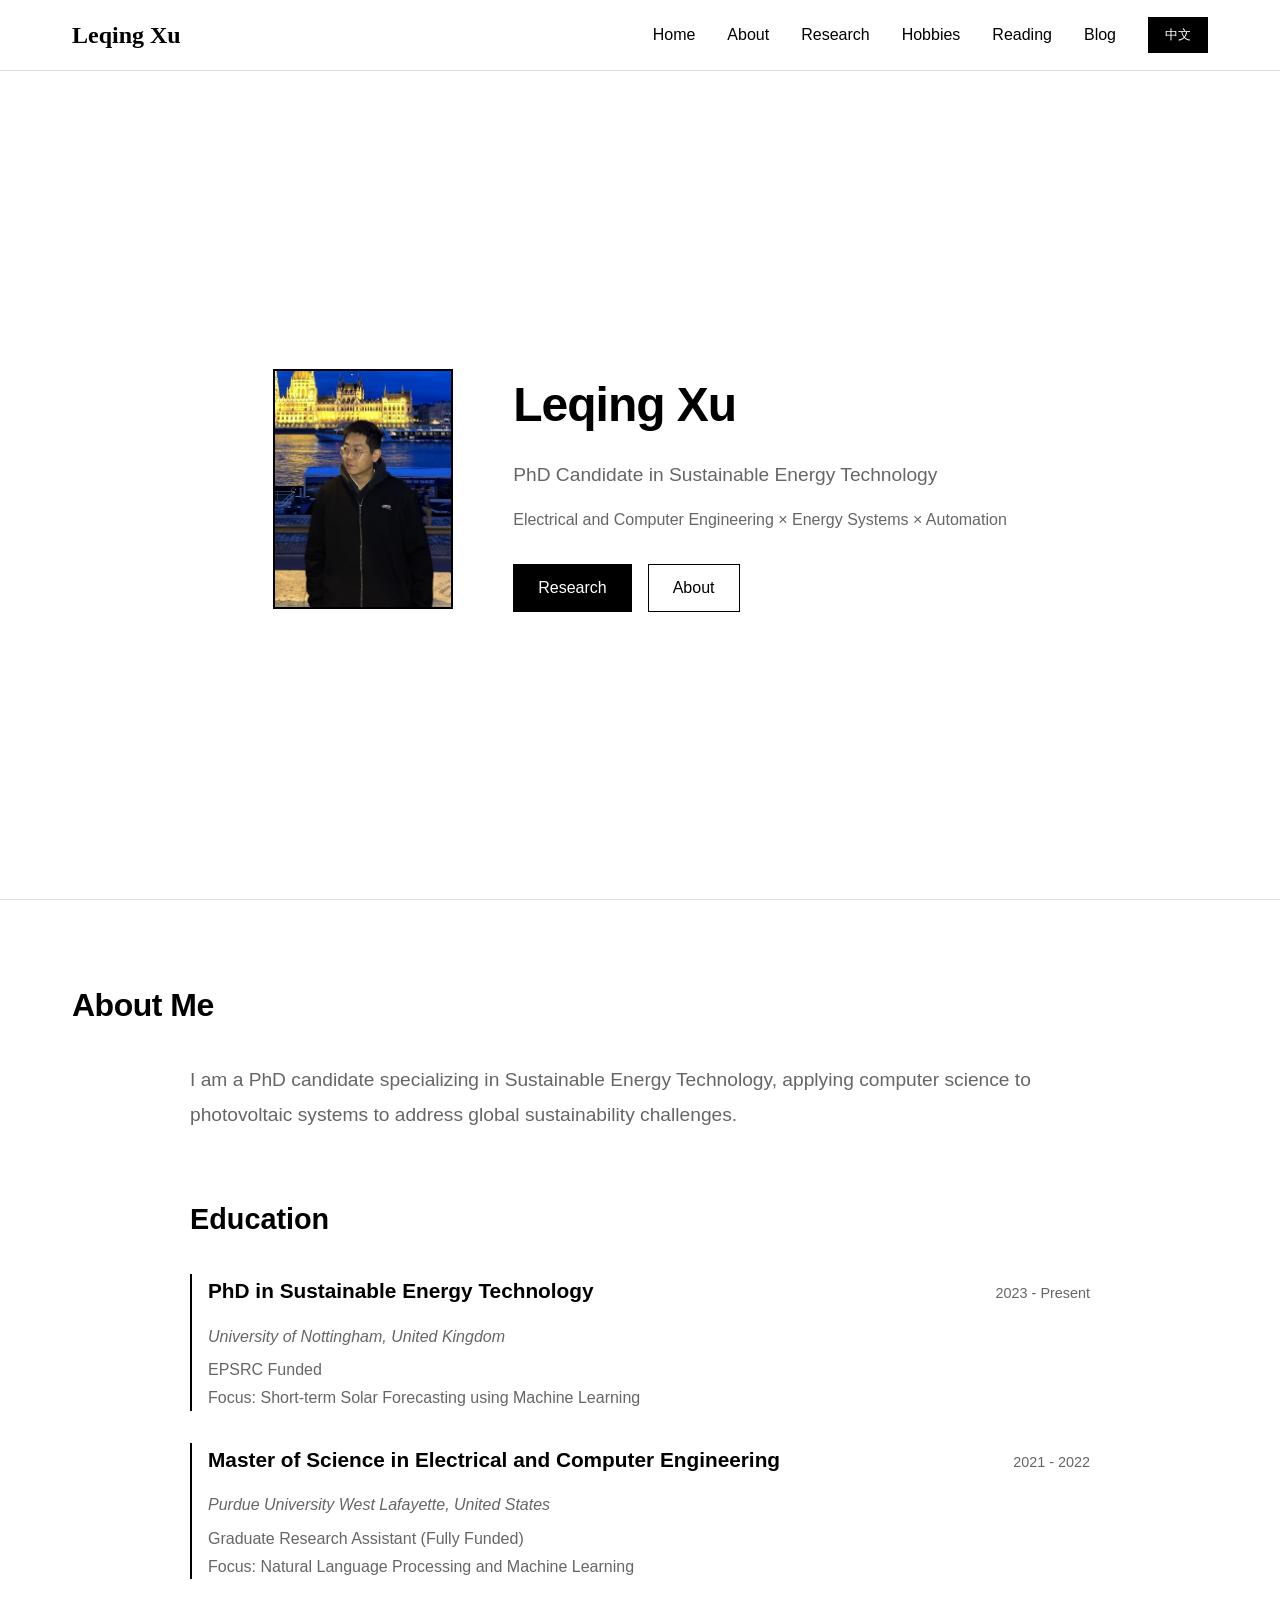
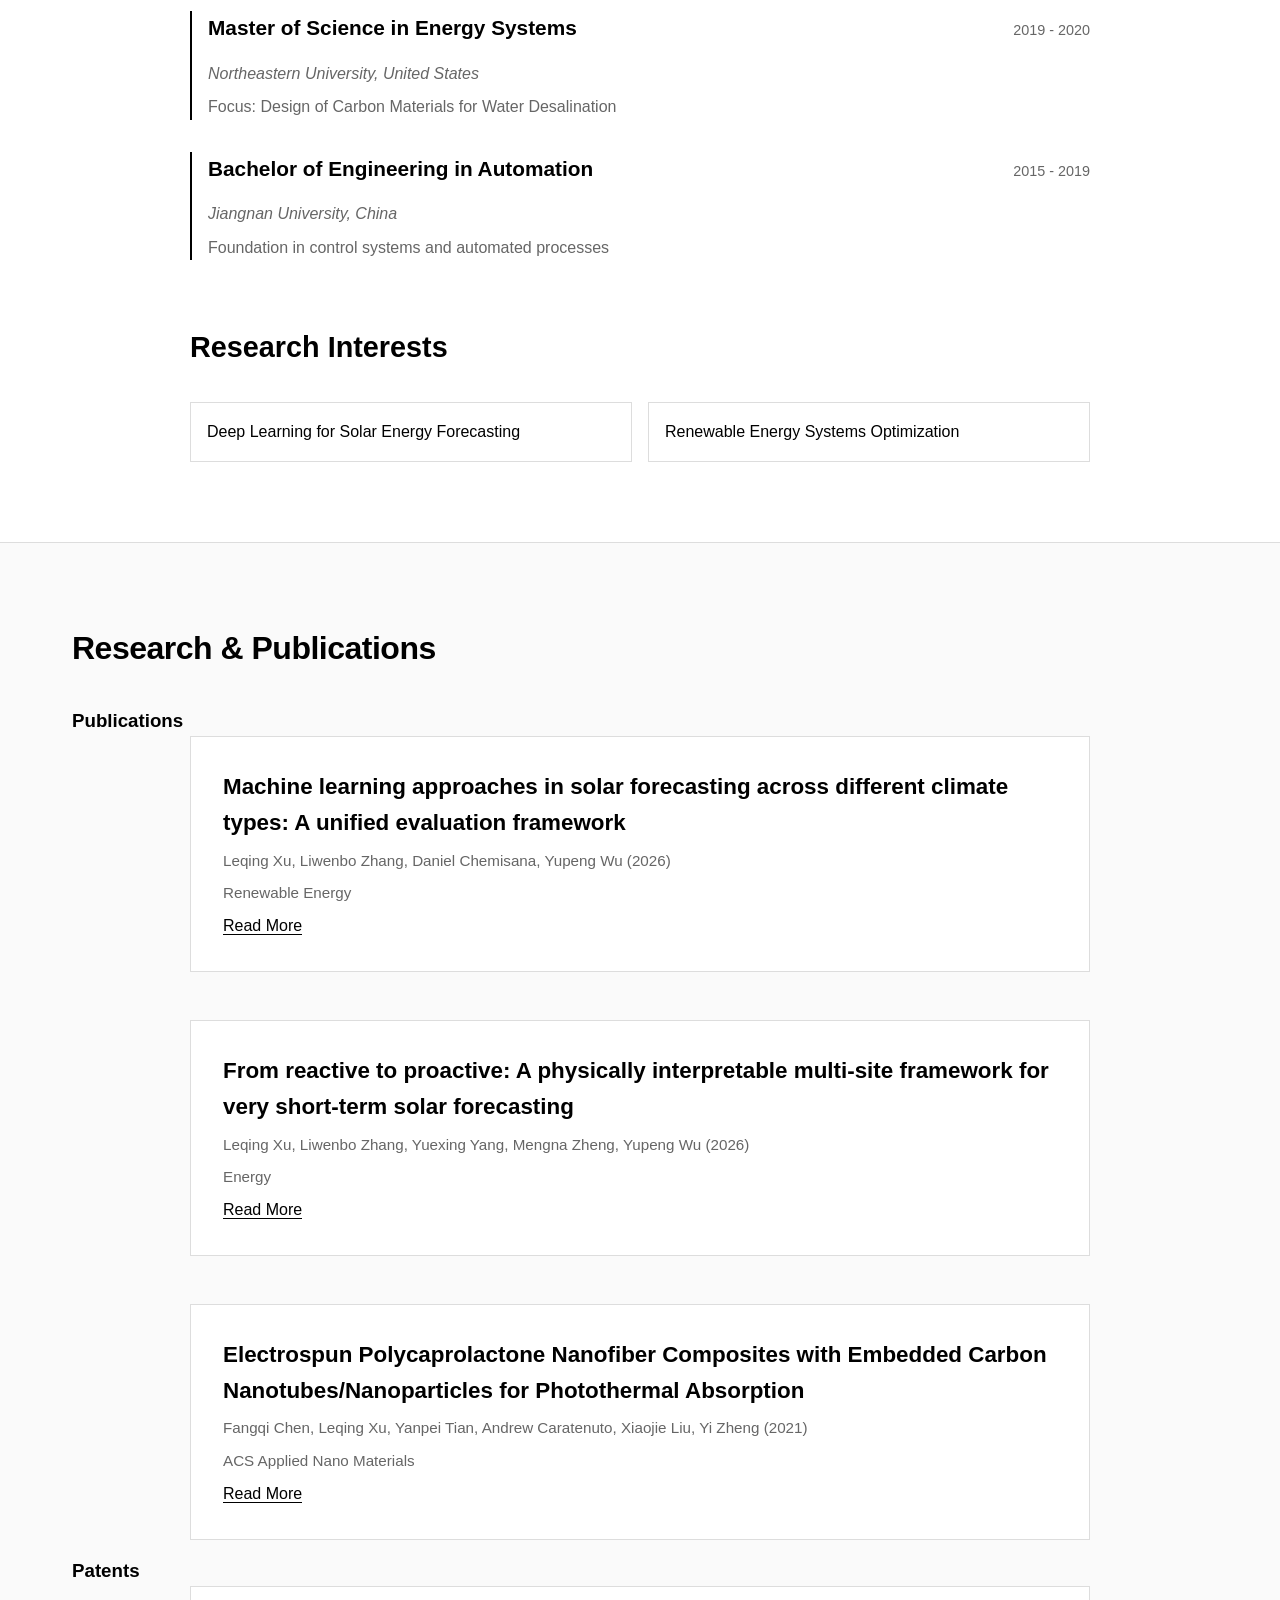
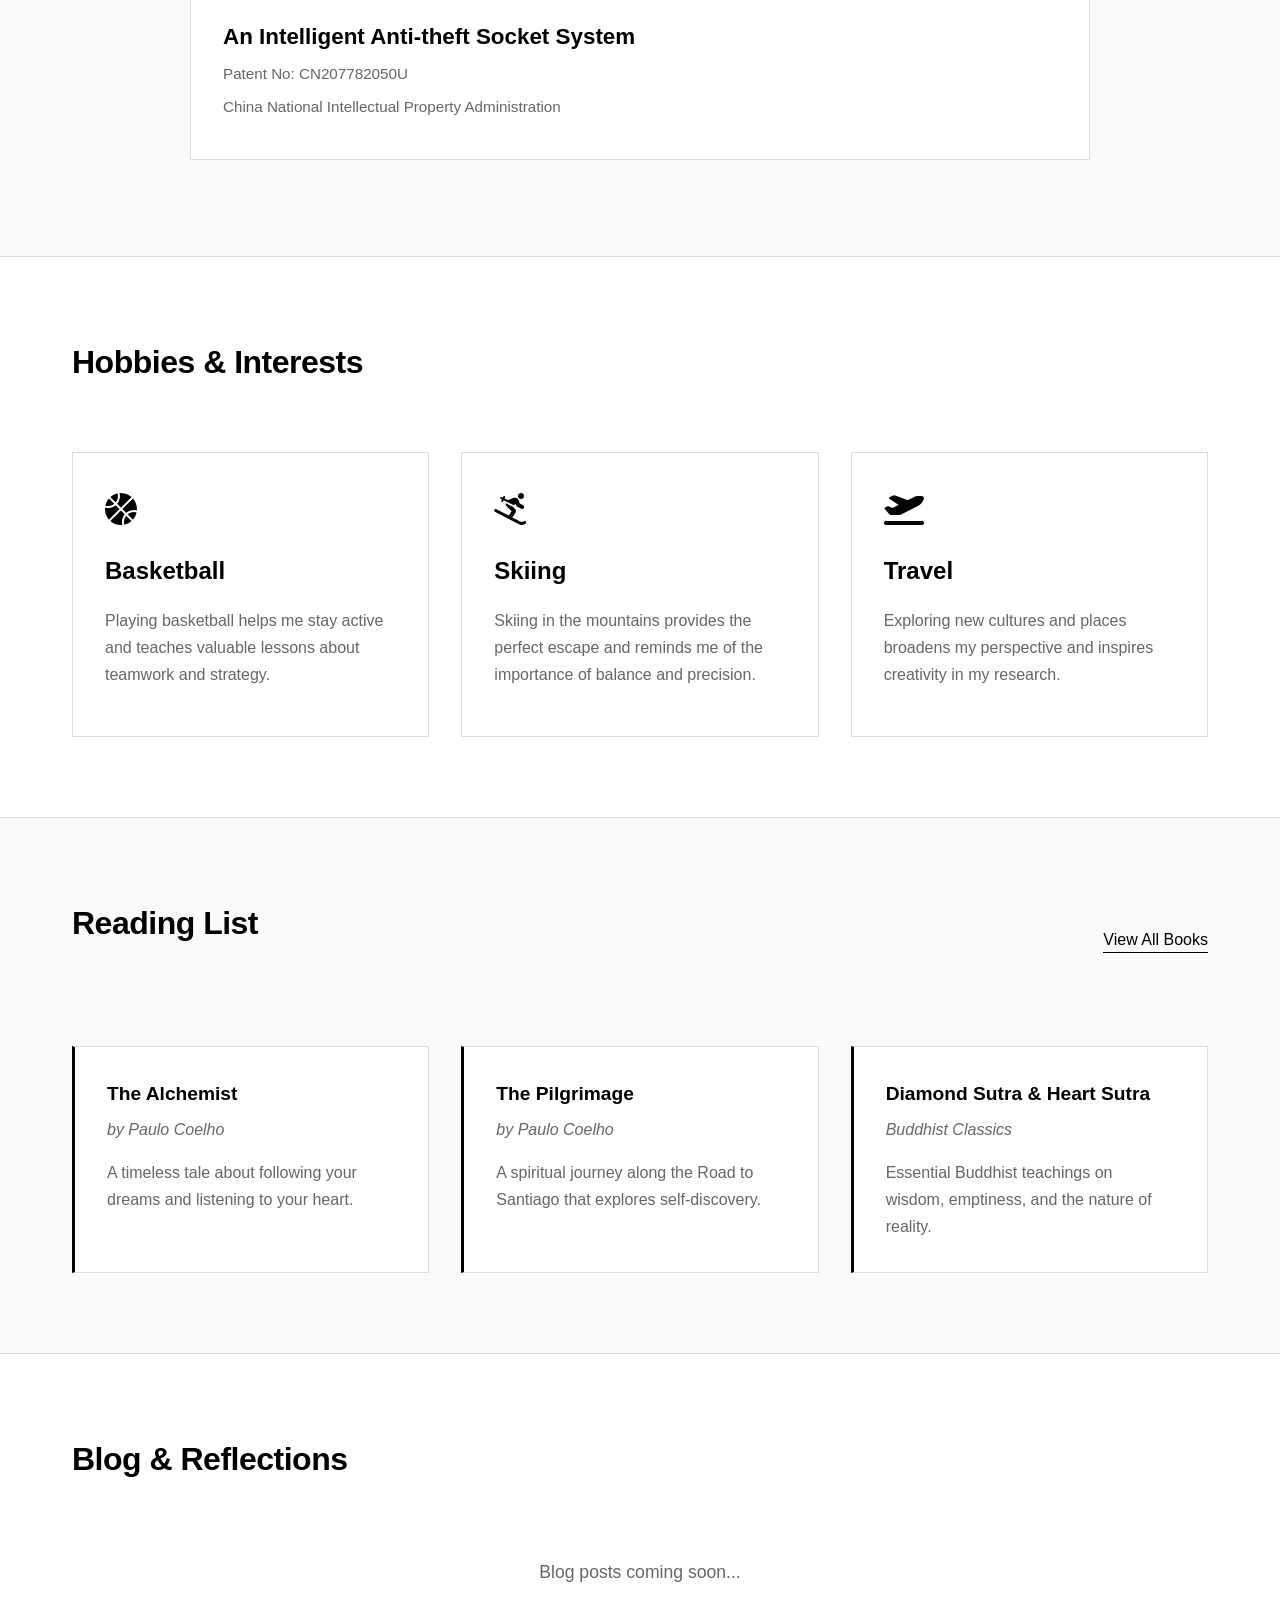
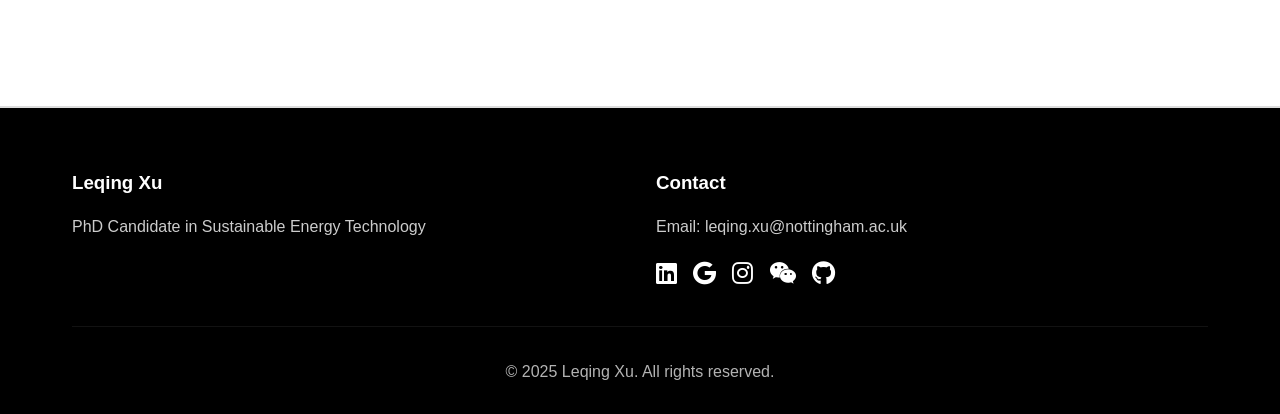
<file: index.html>
<!DOCTYPE html>
<html lang="en">
<head>
    <meta charset="UTF-8">
    <meta name="viewport" content="width=device-width, initial-scale=1.0">
    <title>Leqing Xu - PhD Candidate in Sustainable Energy Technology</title>
    <link rel="stylesheet" href="css/style.css">
    <link rel="stylesheet" href="https://cdnjs.cloudflare.com/ajax/libs/font-awesome/6.4.0/css/all.min.css">
</head>
<body>
    <!-- Navigation -->
    <nav class="navbar" id="navbar">
        <div class="container">
            <div class="nav-brand">
                <h2>Leqing Xu</h2>
            </div>
            <button class="nav-toggle" id="navToggle">
                <span></span>
                <span></span>
                <span></span>
            </button>
            <ul class="nav-menu" id="navMenu">
                <li><a href="#home" class="nav-link" data-en="Home" data-zh="首页">首页</a></li>
                <li><a href="#about" class="nav-link" data-en="About" data-zh="关于我">关于我</a></li>
                <li><a href="#research" class="nav-link" data-en="Research" data-zh="研究">研究</a></li>
                <li><a href="#hobbies" class="nav-link" data-en="Hobbies" data-zh="爱好">爱好</a></li>
                <li><a href="#reading" class="nav-link" data-en="Reading" data-zh="书目">书目</a></li>
                <li><a href="#blog" class="nav-link" data-en="Blog" data-zh="博客">博客</a></li>
                <li class="lang-switch">
                    <button id="langToggle" class="lang-btn">
                        <span class="lang-text">EN</span>
                    </button>
                </li>
            </ul>
        </div>
    </nav>

    <!-- Hero Section -->
    <section id="home" class="hero">
        <div class="container">
            <div class="hero-content">
                <div class="hero-left">
                    <div class="profile-photo">
                        <img src="images/profile.jpg" alt="Leqing Xu" id="profileImg">
                        <div class="photo-placeholder">
                            <i class="fas fa-user"></i>
                        </div>
                    </div>
                </div>
                <div class="hero-right">
                    <h1 class="hero-title" data-en="Leqing Xu" data-zh="徐乐青">Leqing Xu</h1>
                    <p class="hero-subtitle" data-en="PhD Candidate in Sustainable Energy Technology" data-zh="可持续能源技术博士研究生">PhD Candidate in Sustainable Energy Technology</p>
                    <p class="hero-description" data-en="Electrical and Computer Engineering × Energy Systems × Automation" data-zh="电气与计算机工程 × 能源系统 × 自动化">Electrical and Computer Engineering × Energy Systems × Automation</p>
                    <div class="hero-buttons">
                        <a href="#research" class="btn btn-primary" data-en="Research" data-zh="研究">Research</a>
                        <a href="#about" class="btn btn-secondary" data-en="About" data-zh="关于">About</a>
                    </div>
                </div>
            </div>
        </div>
    </section>

    <!-- About Section -->
    <section id="about" class="section about">
        <div class="container">
            <h2 class="section-title" data-en="About Me" data-zh="关于我">关于我</h2>
            <div class="about-content">
                <div class="about-text">
                    <p class="intro" data-en="I am a PhD candidate specializing in Sustainable Energy Technology, applying computer science to photovoltaic systems to address global sustainability challenges." data-zh="我是一名专注于可持续能源技术的博士研究生，致力于将计算机技术应用至光伏系统中，应对全球可持续发展挑战。">I am a PhD candidate specializing in Sustainable Energy Technology, applying computer science to photovoltaic systems to address global sustainability challenges.</p>
                    
                    <div class="education">
                        <h3 data-en="Education" data-zh="教育背景">Education</h3>
                        <div class="edu-item">
                            <div class="edu-header">
                                <h4 data-en="PhD in Sustainable Energy Technology" data-zh="可持续能源技术博士">PhD in Sustainable Energy Technology</h4>
                                <span class="edu-date" data-en="2023 - Present" data-zh="2023 - 至今">2023 - Present</span>
                            </div>
                            <p class="edu-school" data-en="University of Nottingham, United Kingdom" data-zh="诺丁汉大学，英国">University of Nottingham, United Kingdom</p>
                            <p class="edu-detail" data-en="EPSRC Funded" data-zh="EPSRC 资助">EPSRC Funded</p>
                            <p class="edu-detail" data-en="Focus: Short-term Solar Forecasting using Machine Learning" data-zh="研究方向：基于机器学习的短期太阳能预测">Focus: Short-term Solar Forecasting using Machine Learning</p>
                        </div>
                        <div class="edu-item">
                            <div class="edu-header">
                                <h4 data-en="Master of Science in Electrical and Computer Engineering" data-zh="电气与计算机工程理学硕士">Master of Science in Electrical and Computer Engineering</h4>
                                <span class="edu-date" data-en="2021 - 2022" data-zh="2021 - 2022">2021 - 2022</span>
                            </div>
                            <p class="edu-school" data-en="Purdue University West Lafayette, United States" data-zh="普渡大学西拉法耶分校，美国">Purdue University West Lafayette, United States</p>
                            <p class="edu-detail" data-en="Graduate Research Assistant (Fully Funded)" data-zh="研究生研究助理（全额资助）">Graduate Research Assistant (Fully Funded)</p>
                            <p class="edu-detail" data-en="Focus: Natural Language Processing and Machine Learning" data-zh="研究方向：自然语言处理与机器学习">Focus: Natural Language Processing and Machine Learning</p>
                        </div>
                        <div class="edu-item">
                            <div class="edu-header">
                                <h4 data-en="Master of Science in Energy Systems" data-zh="能源系统理学硕士">Master of Science in Energy Systems</h4>
                                <span class="edu-date" data-en="2019 - 2020" data-zh="2019 - 2020">2019 - 2020</span>
                            </div>
                            <p class="edu-school" data-en="Northeastern University, United States" data-zh="东北大学，美国">Northeastern University, United States</p>
                            <p class="edu-detail" data-en="Focus: Design of Carbon Materials for Water Desalination" data-zh="研究方向：用于海水淡化的碳材料设计">Focus: Design of Carbon Materials for Water Desalination</p>
                        </div>
                        <div class="edu-item">
                            <div class="edu-header">
                                <h4 data-en="Bachelor of Engineering in Automation" data-zh="自动化工学学士">Bachelor of Engineering in Automation</h4>
                                <span class="edu-date" data-en="2015 - 2019" data-zh="2015 - 2019">2015 - 2019</span>
                            </div>
                            <p class="edu-school" data-en="Jiangnan University, China" data-zh="江南大学，中国">Jiangnan University, China</p>
                            <p class="edu-detail" data-en="Foundation in control systems and automated processes" data-zh="控制系统和自动化流程的基础">Foundation in control systems and automated processes</p>
                        </div>
                    </div>

                    <div class="research-interests">
                        <h3 data-en="Research Interests" data-zh="研究兴趣">Research Interests</h3>
                        <ul>
                            <li data-en="Deep Learning for Solar Energy Forecasting" data-zh="基于深度学习的太阳能预测">基于深度学习的太阳能预测</li>
                            <li data-en="Renewable Energy Systems Optimization" data-zh="可再生能源系统优化">可再生能源系统优化</li>
                        </ul>
                    </div>
                </div>
            </div>
        </div>
    </section>

    <!-- Research Section -->
    <section id="research" class="section research">
        <div class="container">
            <h2 class="section-title" data-en="Research & Publications" data-zh="研究与论文">Research & Publications</h2>
            
            <h3 class="subsection-title" data-en="Publications" data-zh="论文发表">Publications</h3>
            <div class="publications">
                <div class="pub-item">
                    <h3 class="pub-title" data-en="Machine learning approaches in solar forecasting across different climate types: A unified evaluation framework" data-zh="不同气候类型下太阳能预测的机器学习方法：统一评估框架">Machine learning approaches in solar forecasting across different climate types: A unified evaluation framework</h3>
                    <p class="pub-authors" data-en="Leqing Xu, Liwenbo Zhang, Daniel Chemisana, Yupeng Wu (2026)" data-zh="Leqing Xu, Liwenbo Zhang, Daniel Chemisana, Yupeng Wu (2026)">Leqing Xu, Liwenbo Zhang, Daniel Chemisana, Yupeng Wu (2026)</p>
                    <p class="pub-journal" data-en="Renewable Energy" data-zh="Renewable Energy">Renewable Energy</p>
                    <a href="https://doi.org/10.1016/j.renene.2026.126643" target="_blank" class="pub-link" data-en="Read More" data-zh="阅读论文">Read More →</a>
                </div>
                <div class="pub-item">
                    <h3 class="pub-title" data-en="From reactive to proactive: A physically interpretable multi-site framework for very short-term solar forecasting" data-zh="从被动到主动：面向超短期太阳能预测的物理可解释多站点框架">From reactive to proactive: A physically interpretable multi-site framework for very short-term solar forecasting</h3>
                    <p class="pub-authors" data-en="Leqing Xu, Liwenbo Zhang, Yuexing Yang, Mengna Zheng, Yupeng Wu (2026)" data-zh="Leqing Xu, Liwenbo Zhang, Yuexing Yang, Mengna Zheng, Yupeng Wu (2026)">Leqing Xu, Liwenbo Zhang, Yuexing Yang, Mengna Zheng, Yupeng Wu (2026)</p>
                    <p class="pub-journal" data-en="Energy" data-zh="Energy">Energy</p>
                    <a href="https://doi.org/10.1016/j.energy.2026.141488" target="_blank" class="pub-link" data-en="Read More" data-zh="阅读论文">Read More →</a>
                </div>
                <div class="pub-item">
                    <h3 class="pub-title" data-en="Electrospun Polycaprolactone Nanofiber Composites with Embedded Carbon Nanotubes/Nanoparticles for Photothermal Absorption" data-zh="含嵌入式碳纳米管/纳米颗粒的静电纺丝聚己内酯纳米纤维复合材料用于光热吸收">Electrospun Polycaprolactone Nanofiber Composites with Embedded Carbon Nanotubes/Nanoparticles for Photothermal Absorption</h3>
                    <p class="pub-authors" data-en="Fangqi Chen, Leqing Xu, Yanpei Tian, Andrew Caratenuto, Xiaojie Liu, Yi Zheng (2021)" data-zh="Fangqi Chen, Leqing Xu, Yanpei Tian, Andrew Caratenuto, Xiaojie Liu, Yi Zheng (2021)">Fangqi Chen, Leqing Xu, Yanpei Tian, Andrew Caratenuto, Xiaojie Liu, Yi Zheng (2021)</p>
                    <p class="pub-journal" data-en="ACS Applied Nano Materials" data-zh="ACS Applied Nano Materials">ACS Applied Nano Materials</p>
                    <a href="https://pubs.acs.org/doi/10.1021/acsanm.1c00623" target="_blank" class="pub-link" data-en="Read More" data-zh="阅读论文">Read More →</a>
                </div>
            </div>

            <h3 class="subsection-title" data-en="Patents" data-zh="专利">Patents</h3>
            <div class="publications">
                <div class="pub-item patent-item">
                    <h3 class="pub-title" data-en="An Intelligent Anti-theft Socket System" data-zh="一种智能防盗插座系统">An Intelligent Anti-theft Socket System</h3>
                    <p class="pub-authors" data-en="Patent No: CN207782050U" data-zh="专利号：CN207782050U">Patent No: CN207782050U</p>
                    <p class="pub-journal" data-en="China National Intellectual Property Administration" data-zh="国家知识产权局">China National Intellectual Property Administration</p>
                </div>
            </div>
        </div>
    </section>

    <!-- Hobbies Section -->
    <section id="hobbies" class="section hobbies">
        <div class="container">
            <h2 class="section-title" data-en="Hobbies & Interests" data-zh="爱好与兴趣">爱好与兴趣</h2>
            
            <div class="hobbies-grid">
                <div class="hobby-card">
                    <div class="hobby-icon">
                        <i class="fas fa-basketball-ball"></i>
                    </div>
                    <h3 data-en="Basketball" data-zh="篮球">Basketball</h3>
                    <p data-en="Playing basketball helps me stay active and teaches valuable lessons about teamwork and strategy." data-zh="打篮球帮助我保持活力，并教会我关于团队合作和策略的宝贵经验。">Playing basketball helps me stay active and teaches valuable lessons about teamwork and strategy.</p>
                    <!-- <a href="basketball.html" class="hobby-link" data-en="Learn More" data-zh="了解更多">Learn More →</a> -->
                </div>

                <div class="hobby-card">
                    <div class="hobby-icon">
                        <i class="fas fa-skiing"></i>
                    </div>
                    <h3 data-en="Skiing" data-zh="滑雪">Skiing</h3>
                    <p data-en="Skiing in the mountains provides the perfect escape and reminds me of the importance of balance and precision." data-zh="在山间滑雪是完美的放松方式，提醒我平衡和精准的重要性。">Skiing in the mountains provides the perfect escape and reminds me of the importance of balance and precision.</p>
                    <!-- <a href="skiing.html" class="hobby-link" data-en="Learn More" data-zh="了解更多">Learn More →</a> -->
                </div>

                <div class="hobby-card">
                    <div class="hobby-icon">
                        <i class="fas fa-plane-departure"></i>
                    </div>
                    <h3 data-en="Travel" data-zh="旅游">Travel</h3>
                    <p data-en="Exploring new cultures and places broadens my perspective and inspires creativity in my research." data-zh="探索新的文化和地方拓宽了我的视野，激发了我在研究中的创造力。">Exploring new cultures and places broadens my perspective and inspires creativity in my research.</p>
                    <!-- <a href="travel.html" class="hobby-link" data-en="Learn More" data-zh="了解更多">Learn More →</a> -->
                </div>
            </div>
        </div>
    </section>

    <!-- Reading Section -->
    <section id="reading" class="section reading">
        <div class="container">
            <div class="section-header">
                <h2 class="section-title" data-en="Reading List" data-zh="推荐书目">Reading List</h2>
                <a href="books.html" class="view-all-link" data-en="View All Books" data-zh="查看全部书目">View All Books →</a>
            </div>
            
            <div class="books-grid">
                <div class="book-card">
                    <h3 class="book-title" data-en="The Alchemist" data-zh="《牧羊少年奇幻之旅》">The Alchemist</h3>
                    <p class="book-author" data-en="by Paulo Coelho" data-zh="作者：保罗·柯埃略">by Paulo Coelho</p>
                    <p class="book-description" data-en="A timeless tale about following your dreams and listening to your heart." data-zh="关于追随梦想和倾听内心的永恒故事。">A timeless tale about following your dreams and listening to your heart.</p>
                </div>

                <div class="book-card">
                    <h3 class="book-title" data-en="The Pilgrimage" data-zh="《朝圣》">The Pilgrimage</h3>
                    <p class="book-author" data-en="by Paulo Coelho" data-zh="作者：保罗·柯埃略">by Paulo Coelho</p>
                    <p class="book-description" data-en="A spiritual journey along the Road to Santiago that explores self-discovery." data-zh="沿着圣地亚哥之路的精神之旅，探索自我发现。">A spiritual journey along the Road to Santiago that explores self-discovery.</p>
                </div>

                <div class="book-card">
                    <h3 class="book-title" data-en="Diamond Sutra & Heart Sutra" data-zh="《佛教十三经：金刚经心经》">Diamond Sutra & Heart Sutra</h3>
                    <p class="book-author" data-en="Buddhist Classics" data-zh="佛教经典">佛教经典</p>
                    <p class="book-description" data-en="Essential Buddhist teachings on wisdom, emptiness, and the nature of reality." data-zh="关于智慧、空性和实相的核心佛教教论。">Essential Buddhist teachings on wisdom, emptiness, and the nature of reality.</p>
                </div>
            </div>
        </div>
    </section>

    <!-- Blog Section -->
    <section id="blog" class="section blog">
        <div class="container">
            <h2 class="section-title" data-en="Blog & Reflections" data-zh="博客与感想">Blog & Reflections</h2>
            <p style="text-align: center; color: #666; font-size: 1.1rem; padding: 40px 20px;" data-en="Blog posts coming soon..." data-zh="博客文章即将发布...">Blog posts coming soon...</p>
            
            <!-- 
            <div class="blog-posts">
                <article class="blog-post">
                    <div class="post-date" data-en="November 2025" data-zh="2025年11月">2025年11月</div>
                    <h3 class="post-title" data-en="The Future of Renewable Energy Integration" data-zh="可再生能源整合的未来">可再生能源整合的未来</h3>
                    <p class="post-excerpt" data-en="Exploring how artificial intelligence and machine learning can optimize the integration of renewable energy sources into existing power grids..." data-zh="探索人工智能和机器学习如何优化可再生能源整合到现有电网中...">探索人工智能和机器学习如何优化可再生能源整合到现有电网中...</p>
                    <a href="#" class="post-link" data-en="Read More" data-zh="阅读全文">阅读全文</a>
                </article>

                <article class="blog-post">
                    <div class="post-date" data-en="October 2025" data-zh="2025年10月">2025年10月</div>
                    <h3 class="post-title" data-en="Reflections on Interdisciplinary Research" data-zh="跨学科研究的思考">跨学科研究的思考</h3>
                    <p class="post-excerpt" data-en="My journey from automation to computer science and energy systems has taught me the value of bringing diverse perspectives to complex problems..." data-zh="我从自动化到计算机科学和能源系统的旅程教会了我，将不同视角带到复杂问题中的价值...">我从自动化到计算机科学和能源系统的旅程教会了我，将不同视角带到复杂问题中的价值...</p>
                    <a href="#" class="post-link" data-en="Read More" data-zh="阅读全文">阅读全文</a>
                </article>

                <article class="blog-post">
                    <div class="post-date" data-en="September 2025" data-zh="2025年9月">2025年9月</div>
                    <h3 class="post-title" data-en="Balancing Research and Life" data-zh="平衡研究与生活">平衡研究与生活</h3>
                    <p class="post-excerpt" data-en="How basketball, skiing, and travel help me maintain creativity and perspective in my PhD journey..." data-zh="篮球、滑雪和旅游如何帮助我在博士研究中保持创造力和视野...">篮球、滑雪和旅游如何帮助我在博士研究中保持创造力和视野...</p>
                    <a href="#" class="post-link" data-en="Read More" data-zh="阅读全文">阅读全文</a>
                </article>
            </div>
            -->
        </div>
    </section>

    <!-- WeChat QR Code Modal -->
    <div id="wechatModal" class="modal">
        <div class="modal-content">
            <span class="modal-close" onclick="closeWeChatQR()">&times;</span>
            <h3 data-en="Scan to Add WeChat" data-zh="扫码添加微信">扫码添加微信</h3>
            <div class="qr-code-container">
                <img src="images/wechat-qr.jpg" alt="WeChat QR Code" id="wechatQRImg">
                <div class="qr-placeholder">
                    <i class="fab fa-weixin"></i>
                    <p data-en="WeChat QR Code" data-zh="微信二维码">微信二维码</p>
                    <p class="qr-note" data-en="Please add wechat-qr.jpg to images folder" data-zh="请将 wechat-qr.jpg 添加到 images 文件夹">请将 wechat-qr.jpg 添加到 images 文件夹</p>
                </div>
            </div>
            <p class="wechat-id" data-en="WeChat ID: your_wechat_id" data-zh="微信号：your_wechat_id">微信号：your_wechat_id</p>
        </div>
    </div>

    <!-- Footer -->
    <footer class="footer">
        <div class="container">
            <div class="footer-content">
                <div class="footer-section">
                    <h3>Leqing Xu</h3>
                    <p data-en="PhD Candidate in Sustainable Energy Technology" data-zh="可持续能源技术博士研究生">可持续能源技术博士研究生</p>
                </div>
                <div class="footer-section">
                    <h3 data-en="Contact" data-zh="联系方式">Contact</h3>
                    <p>Email: leqing.xu@nottingham.ac.uk</p>
                    <div class="social-links">
                        <a href="https://www.linkedin.com/in/leqingxu/" target="_blank" title="LinkedIn">
                            <i class="fab fa-linkedin"></i>
                        </a>
                        <a href="https://scholar.google.com/citations?view_op=search_authors&mauthors=leqing+xu&hl=zh-CN&oi=ao" target="_blank" title="Google Scholar">
                            <i class="fab fa-google"></i>
                        </a>
                        <a href="https://www.instagram.com/xuleqing1?igsh=MWtwenh0cXlmbTU5Zg==" target="_blank" title="Instagram">
                            <i class="fab fa-instagram"></i>
                        </a>
                        <a href="javascript:void(0)" class="wechat-link" onclick="openWeChatQR()" title="WeChat">
                            <i class="fab fa-weixin"></i>
                        </a>
                        <a href="https://github.com/LeqingXu1997" target="_blank" title="GitHub">
                            <i class="fab fa-github"></i>
                        </a>
                    </div>
                </div>
            </div>
            <div class="footer-bottom">
                <p>&copy; 2025 Leqing Xu. <span data-en="All rights reserved." data-zh="版权所有。">版权所有。</span></p>
            </div>
        </div>
    </footer>

    <script src="js/script.js"></script>
</body>
</html>
</file>
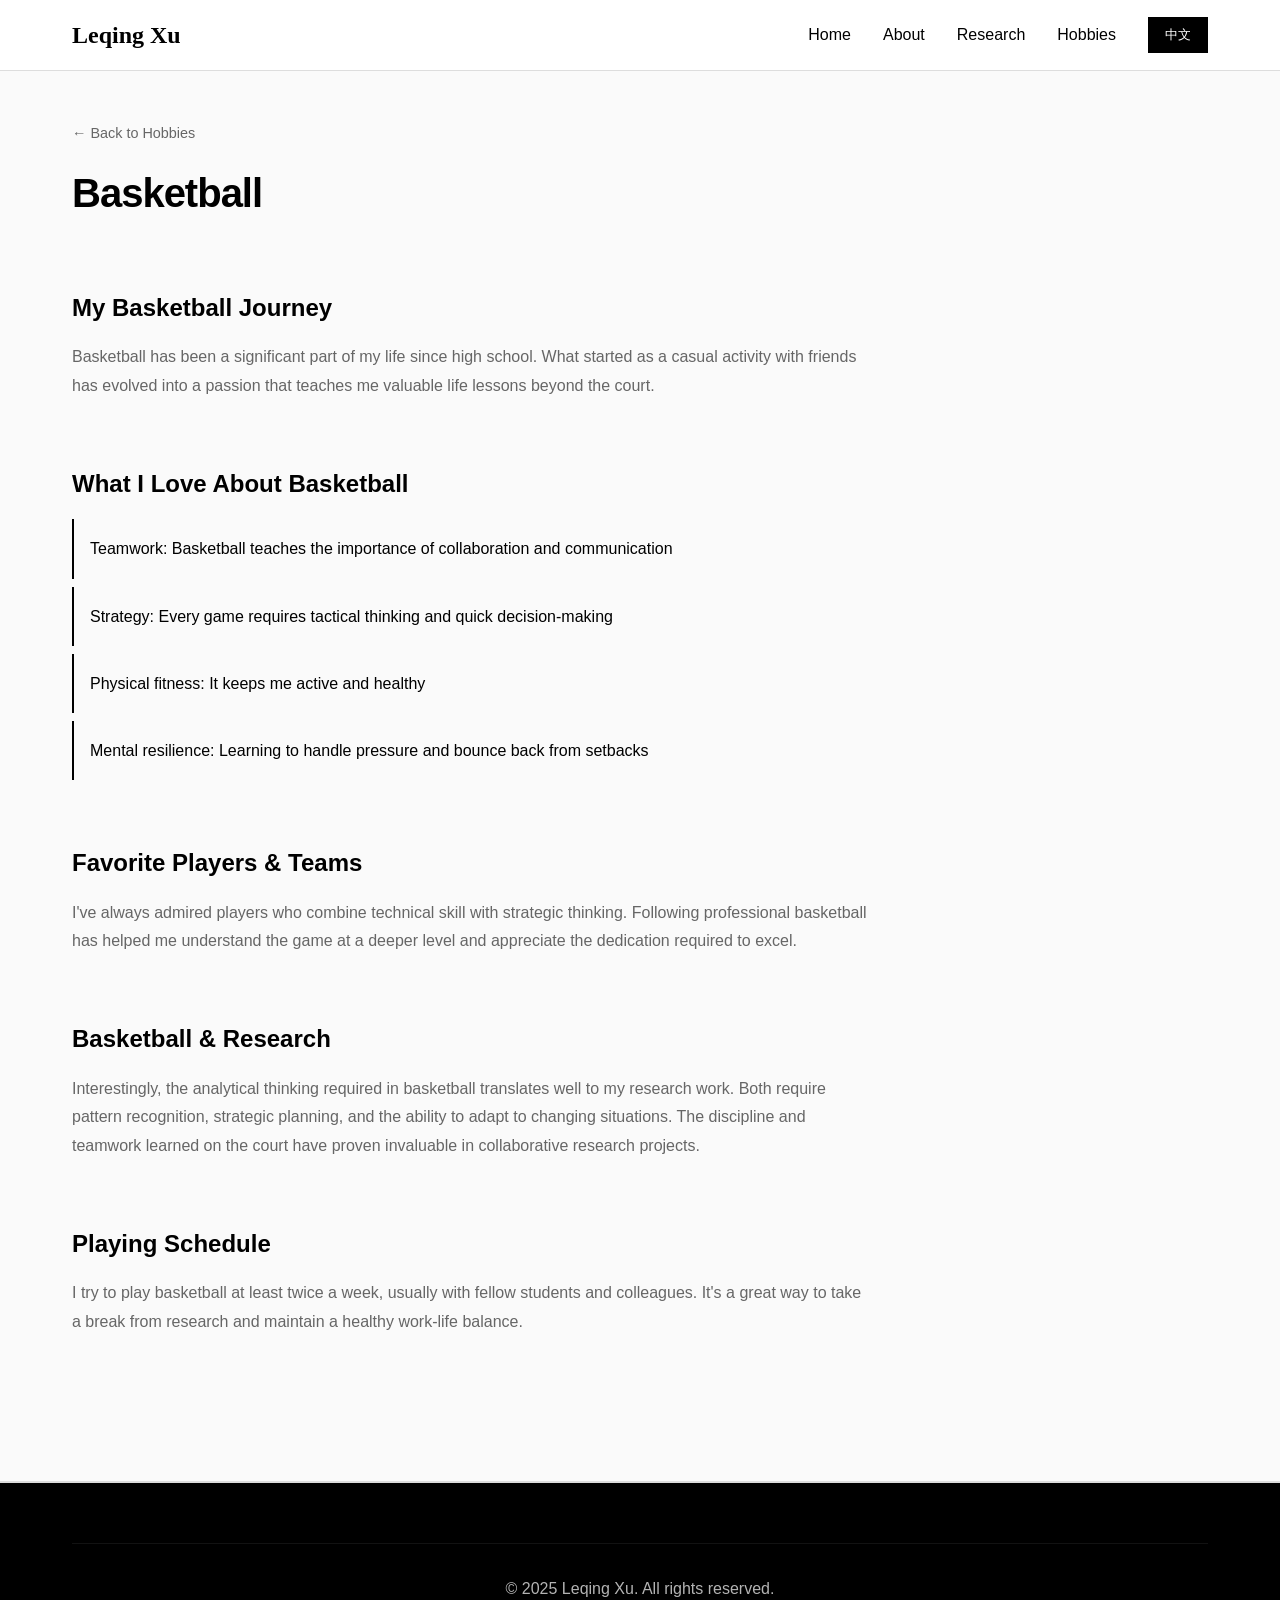
<file: basketball.html>
<!DOCTYPE html>
<html lang="en">
<head>
    <meta charset="UTF-8">
    <meta name="viewport" content="width=device-width, initial-scale=1.0">
    <title>Basketball - Leqing Xu</title>
    <link rel="stylesheet" href="css/style.css">
    <link rel="stylesheet" href="https://cdnjs.cloudflare.com/ajax/libs/font-awesome/6.4.0/css/all.min.css">
</head>
<body>
    <!-- Navigation -->
    <nav class="navbar" id="navbar">
        <div class="container">
            <div class="nav-brand">
                <h2><a href="index.html" style="text-decoration: none; color: inherit;">Leqing Xu</a></h2>
            </div>
            <button class="nav-toggle" id="navToggle">
                <span></span>
                <span></span>
                <span></span>
            </button>
            <ul class="nav-menu" id="navMenu">
                <li><a href="index.html" class="nav-link" data-en="Home" data-zh="首页">Home</a></li>
                <li><a href="index.html#about" class="nav-link" data-en="About" data-zh="关于我">About</a></li>
                <li><a href="index.html#research" class="nav-link" data-en="Research" data-zh="研究">Research</a></li>
                <li><a href="index.html#hobbies" class="nav-link" data-en="Hobbies" data-zh="爱好">Hobbies</a></li>
                <li class="lang-switch">
                    <button id="langToggle" class="lang-btn">
                        <span class="lang-text">中文</span>
                    </button>
                </li>
            </ul>
        </div>
    </nav>

    <!-- Basketball Content -->
    <section class="section detail-page" style="padding-top: 120px;">
        <div class="container">
            <div class="detail-header">
                <a href="index.html#hobbies" class="back-link" data-en="← Back to Hobbies" data-zh="← 返回爱好">← Back to Hobbies</a>
                <h1 class="detail-title" data-en="Basketball" data-zh="篮球">Basketball</h1>
            </div>

            <div class="detail-content">
                <div class="detail-section">
                    <h2 data-en="My Basketball Journey" data-zh="我的篮球之旅">My Basketball Journey</h2>
                    <p data-en="Basketball has been a significant part of my life since high school. What started as a casual activity with friends has evolved into a passion that teaches me valuable life lessons beyond the court." data-zh="篮球从高中开始就是我生活的重要组成部分。最初只是和朋友们的休闲活动，现在已经发展成为一种激情，教会我许多球场之外的宝贵人生经验。">Basketball has been a significant part of my life since high school. What started as a casual activity with friends has evolved into a passion that teaches me valuable life lessons beyond the court.</p>
                </div>

                <div class="detail-section">
                    <h2 data-en="What I Love About Basketball" data-zh="我喜欢篮球的原因">What I Love About Basketball</h2>
                    <ul class="detail-list">
                        <li data-en="Teamwork: Basketball teaches the importance of collaboration and communication" data-zh="团队合作：篮球教会我协作和沟通的重要性">Teamwork: Basketball teaches the importance of collaboration and communication</li>
                        <li data-en="Strategy: Every game requires tactical thinking and quick decision-making" data-zh="策略：每场比赛都需要战术思考和快速决策">Strategy: Every game requires tactical thinking and quick decision-making</li>
                        <li data-en="Physical fitness: It keeps me active and healthy" data-zh="体能锻炼：保持活力和健康">Physical fitness: It keeps me active and healthy</li>
                        <li data-en="Mental resilience: Learning to handle pressure and bounce back from setbacks" data-zh="心理韧性：学会处理压力和从挫折中恢复">Mental resilience: Learning to handle pressure and bounce back from setbacks</li>
                    </ul>
                </div>

                <div class="detail-section">
                    <h2 data-en="Favorite Players & Teams" data-zh="最喜欢的球员和球队">Favorite Players & Teams</h2>
                    <p data-en="I've always admired players who combine technical skill with strategic thinking. Following professional basketball has helped me understand the game at a deeper level and appreciate the dedication required to excel." data-zh="我一直钦佩那些将技术技能与战略思维相结合的球员。关注职业篮球帮助我更深入地理解这项运动，并欣赏卓越所需的奉献精神。">I've always admired players who combine technical skill with strategic thinking. Following professional basketball has helped me understand the game at a deeper level and appreciate the dedication required to excel.</p>
                </div>

                <div class="detail-section">
                    <h2 data-en="Basketball & Research" data-zh="篮球与研究">Basketball & Research</h2>
                    <p data-en="Interestingly, the analytical thinking required in basketball translates well to my research work. Both require pattern recognition, strategic planning, and the ability to adapt to changing situations. The discipline and teamwork learned on the court have proven invaluable in collaborative research projects." data-zh="有趣的是，篮球所需的分析思维很好地转化到我的研究工作中。两者都需要模式识别、战略规划以及适应变化情况的能力。在球场上学到的纪律和团队合作在协作研究项目中被证明是无价的。">Interestingly, the analytical thinking required in basketball translates well to my research work. Both require pattern recognition, strategic planning, and the ability to adapt to changing situations. The discipline and teamwork learned on the court have proven invaluable in collaborative research projects.</p>
                </div>

                <div class="detail-section">
                    <h2 data-en="Playing Schedule" data-zh="打球时间">Playing Schedule</h2>
                    <p data-en="I try to play basketball at least twice a week, usually with fellow students and colleagues. It's a great way to take a break from research and maintain a healthy work-life balance." data-zh="我尽量每周至少打两次篮球，通常是和同学和同事一起。这是从研究中休息并保持健康工作生活平衡的好方法。">I try to play basketball at least twice a week, usually with fellow students and colleagues. It's a great way to take a break from research and maintain a healthy work-life balance.</p>
                </div>
            </div>
        </div>
    </section>

    <footer class="footer">
        <div class="container">
            <div class="footer-bottom">
                <p>&copy; 2025 Leqing Xu. <span data-en="All rights reserved." data-zh="版权所有。">All rights reserved.</span></p>
            </div>
        </div>
    </footer>

    <script src="js/script.js"></script>
</body>
</html>
</file>
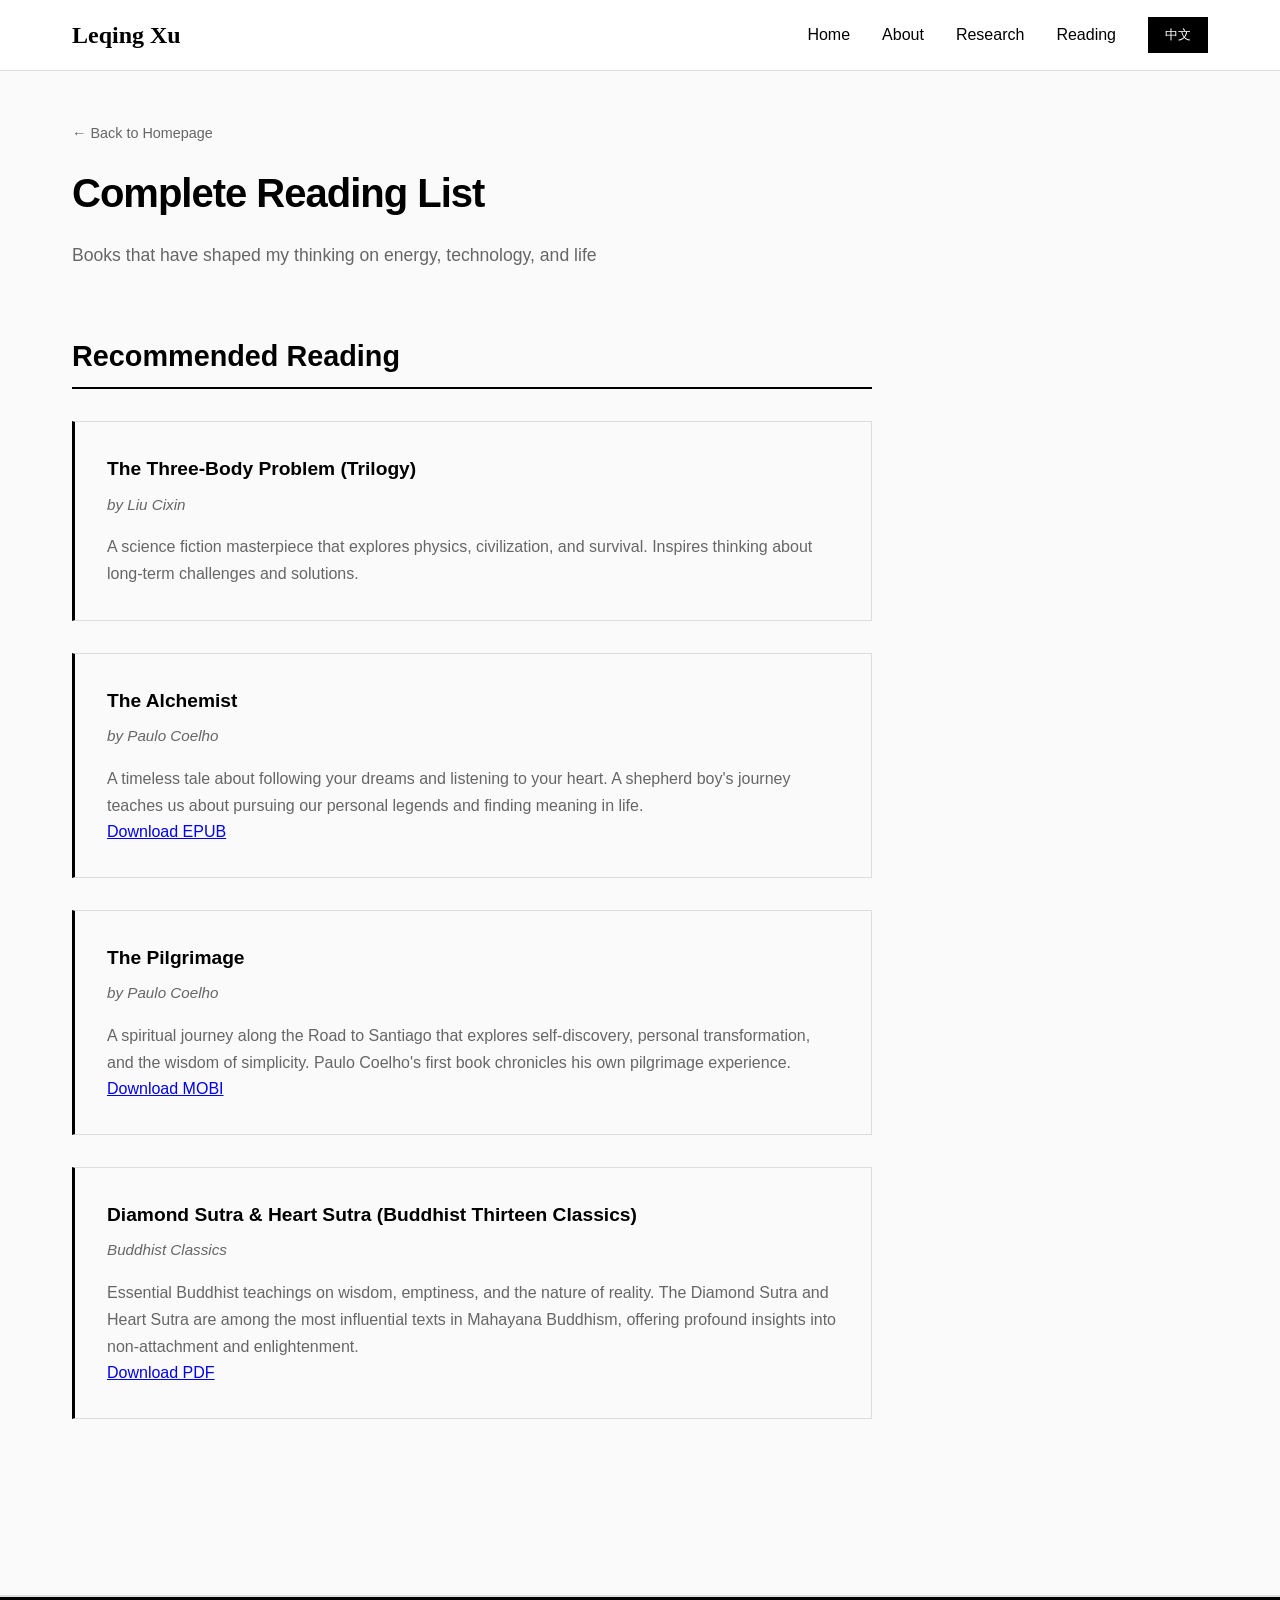
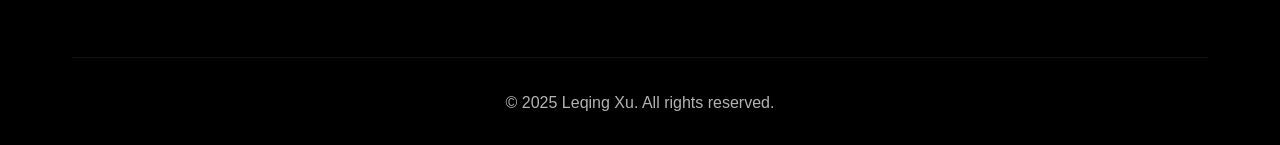
<file: books.html>
<!DOCTYPE html>
<html lang="en">
<head>
    <meta charset="UTF-8">
    <meta name="viewport" content="width=device-width, initial-scale=1.0">
    <title>Reading List - Leqing Xu</title>
    <link rel="stylesheet" href="css/style.css">
    <link rel="stylesheet" href="https://cdnjs.cloudflare.com/ajax/libs/font-awesome/6.4.0/css/all.min.css">
</head>
<body>
    <!-- Navigation -->
    <nav class="navbar" id="navbar">
        <div class="container">
            <div class="nav-brand">
                <h2><a href="index.html" style="text-decoration: none; color: inherit;">Leqing Xu</a></h2>
            </div>
            <button class="nav-toggle" id="navToggle">
                <span></span>
                <span></span>
                <span></span>
            </button>
            <ul class="nav-menu" id="navMenu">
                <li><a href="index.html" class="nav-link" data-en="Home" data-zh="首页">Home</a></li>
                <li><a href="index.html#about" class="nav-link" data-en="About" data-zh="关于我">About</a></li>
                <li><a href="index.html#research" class="nav-link" data-en="Research" data-zh="研究">Research</a></li>
                <li><a href="index.html#reading" class="nav-link" data-en="Reading" data-zh="书目">Reading</a></li>
                <li class="lang-switch">
                    <button id="langToggle" class="lang-btn">
                        <span class="lang-text">中文</span>
                    </button>
                </li>
            </ul>
        </div>
    </nav>

    <!-- Books Content -->
    <section class="section detail-page" style="padding-top: 120px;">
        <div class="container">
            <div class="detail-header">
                <a href="index.html#reading" class="back-link" data-en="← Back to Homepage" data-zh="← 返回首页">← Back to Homepage</a>
                <h1 class="detail-title" data-en="Complete Reading List" data-zh="完整书目推荐">Complete Reading List</h1>
                <p class="detail-subtitle" data-en="Books that have shaped my thinking on energy, technology, and life" data-zh="塑造我对能源、技术和生活思考的书籍">Books that have shaped my thinking on energy, technology, and life</p>
            </div>

            <div class="detail-content">
                <!-- Recommended Reading -->
                <div class="book-category">
                    <h2 class="category-title" data-en="Recommended Reading" data-zh="推荐书目">Recommended Reading</h2>
                    
                    <div class="book-item">
                        <h3 class="book-title" data-en="The Three-Body Problem (Trilogy)" data-zh="《三体》（三部曲）">The Three-Body Problem (Trilogy)</h3>
                        <p class="book-author" data-en="by Liu Cixin" data-zh="作者：刘慈欣">by Liu Cixin</p>
                        <p class="book-description" data-en="A science fiction masterpiece that explores physics, civilization, and survival. Inspires thinking about long-term challenges and solutions." data-zh="探索物理学、文明和生存的科幻杰作。激发对长期挑战和解决方案的思考。">A science fiction masterpiece that explores physics, civilization, and survival. Inspires thinking about long-term challenges and solutions.</p>
                    </div>

                    <div class="book-item">
                        <h3 class="book-title" data-en="The Alchemist" data-zh="《牧羊少年奇幻之旅》">The Alchemist</h3>
                        <p class="book-author" data-en="by Paulo Coelho" data-zh="作者：保罗·柯艾略">by Paulo Coelho</p>
                        <p class="book-description" data-en="A timeless tale about following your dreams and listening to your heart. A shepherd boy's journey teaches us about pursuing our personal legends and finding meaning in life." data-zh="关于追随梦想和倾听内心的永恒故事。牧羊少年的旅程教会我们追寻个人传奇和寻找生命的意义。">A timeless tale about following your dreams and listening to your heart. A shepherd boy's journey teaches us about pursuing our personal legends and finding meaning in life.</p>
                        <a href="website_upload/牧羊少年奇幻之旅 (保羅·柯艾略 [保羅·柯艾略]) (Z-Library).epub" class="book-link" data-en="Download EPUB" data-zh="下载电子书" download target="_blank">Download EPUB →</a>
                    </div>

                    <div class="book-item">
                        <h3 class="book-title" data-en="The Pilgrimage" data-zh="《朝圣》">The Pilgrimage</h3>
                        <p class="book-author" data-en="by Paulo Coelho" data-zh="作者：保罗·柯艾略">by Paulo Coelho</p>
                        <p class="book-description" data-en="A spiritual journey along the Road to Santiago that explores self-discovery, personal transformation, and the wisdom of simplicity. Paulo Coelho's first book chronicles his own pilgrimage experience." data-zh="沿着圣地亚哥之路的精神之旅，探索自我发现、个人转变和简单生活的智慧。保罗·柯艾略的第一本书记录了他自己的朝圣经历。">A spiritual journey along the Road to Santiago that explores self-discovery, personal transformation, and the wisdom of simplicity.</p>
                        <a href="website_upload/朝圣 (保罗·柯艾略) (Z-Library).mobi" class="book-link" data-en="Download MOBI" data-zh="下载电子书" download target="_blank">Download MOBI →</a>
                    </div>

                    <div class="book-item">
                        <h3 class="book-title" data-en="Diamond Sutra & Heart Sutra (Buddhist Thirteen Classics)" data-zh="《佛教十三经：金刚经心经》">Diamond Sutra & Heart Sutra</h3>
                        <p class="book-author" data-en="Buddhist Classics" data-zh="佛教经典">Buddhist Classics</p>
                        <p class="book-description" data-en="Essential Buddhist teachings on wisdom, emptiness, and the nature of reality. The Diamond Sutra and Heart Sutra are among the most influential texts in Mahayana Buddhism, offering profound insights into non-attachment and enlightenment." data-zh="关于智慧、空性和实相的核心佛教教论。金刚经和心经是大乘佛教中最具影响力的经典，提供了关于无执和觉悟的深刻见解。">Essential Buddhist teachings on wisdom, emptiness, and the nature of reality. Core texts offering profound insights into non-attachment and enlightenment.</p>
                        <a href="website_upload/佛教十三经：金刚经·心经 (赖永海) (Z-Library).pdf" class="book-link" data-en="Download PDF" data-zh="下载PDF" download target="_blank">Download PDF →</a>
                    </div>
                </div>
            </div>
        </div>
    </section>

    <footer class="footer">
        <div class="container">
            <div class="footer-bottom">
                <p>&copy; 2025 Leqing Xu. <span data-en="All rights reserved." data-zh="版权所有。">All rights reserved.</span></p>
            </div>
        </div>
    </footer>

    <script src="js/script.js"></script>
</body>
</html>
</file>
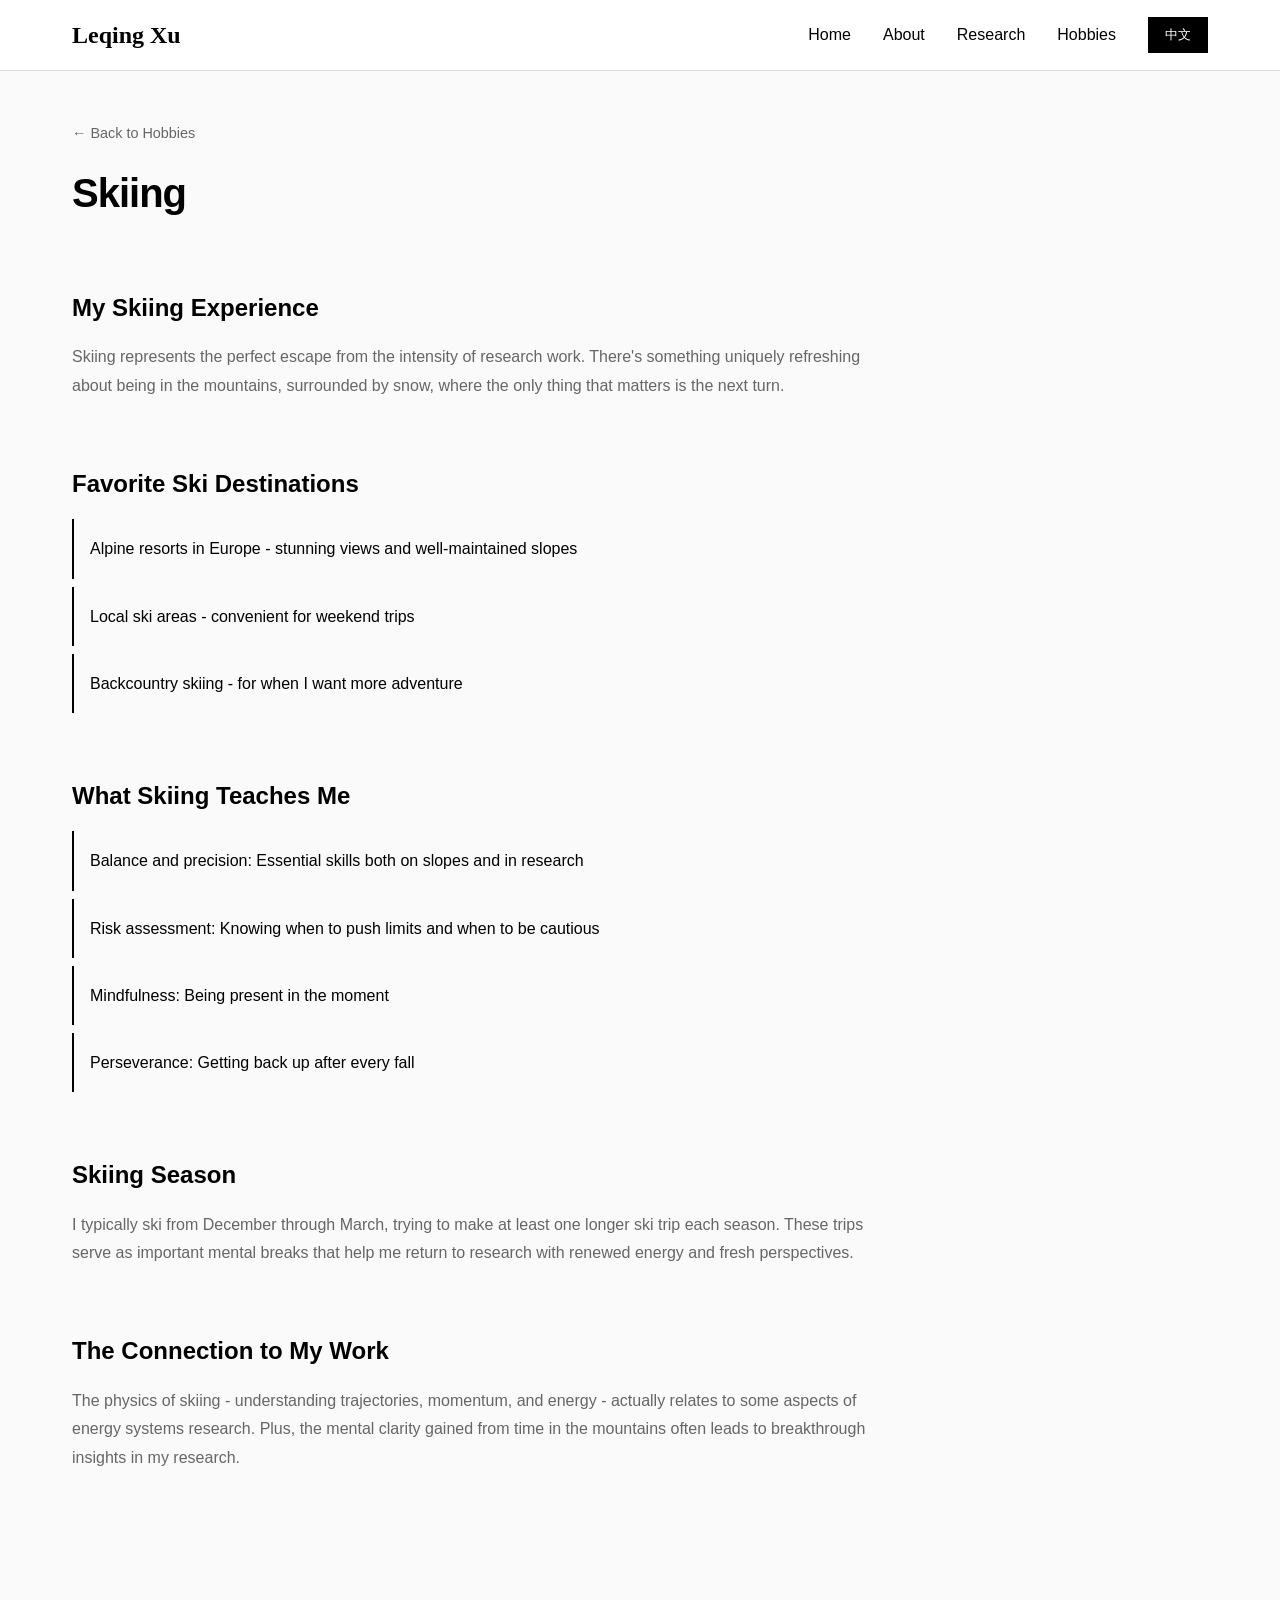
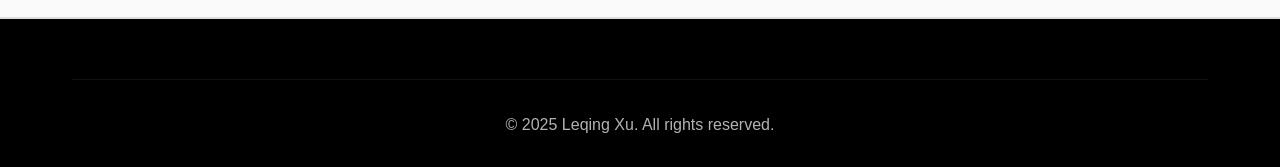
<file: skiing.html>
<!DOCTYPE html>
<html lang="en">
<head>
    <meta charset="UTF-8">
    <meta name="viewport" content="width=device-width, initial-scale=1.0">
    <title>Skiing - Leqing Xu</title>
    <link rel="stylesheet" href="css/style.css">
    <link rel="stylesheet" href="https://cdnjs.cloudflare.com/ajax/libs/font-awesome/6.4.0/css/all.min.css">
</head>
<body>
    <!-- Navigation -->
    <nav class="navbar" id="navbar">
        <div class="container">
            <div class="nav-brand">
                <h2><a href="index.html" style="text-decoration: none; color: inherit;">Leqing Xu</a></h2>
            </div>
            <button class="nav-toggle" id="navToggle">
                <span></span>
                <span></span>
                <span></span>
            </button>
            <ul class="nav-menu" id="navMenu">
                <li><a href="index.html" class="nav-link" data-en="Home" data-zh="首页">Home</a></li>
                <li><a href="index.html#about" class="nav-link" data-en="About" data-zh="关于我">About</a></li>
                <li><a href="index.html#research" class="nav-link" data-en="Research" data-zh="研究">Research</a></li>
                <li><a href="index.html#hobbies" class="nav-link" data-en="Hobbies" data-zh="爱好">Hobbies</a></li>
                <li class="lang-switch">
                    <button id="langToggle" class="lang-btn">
                        <span class="lang-text">中文</span>
                    </button>
                </li>
            </ul>
        </div>
    </nav>

    <!-- Skiing Content -->
    <section class="section detail-page" style="padding-top: 120px;">
        <div class="container">
            <div class="detail-header">
                <a href="index.html#hobbies" class="back-link" data-en="← Back to Hobbies" data-zh="← 返回爱好">← Back to Hobbies</a>
                <h1 class="detail-title" data-en="Skiing" data-zh="滑雪">Skiing</h1>
            </div>

            <div class="detail-content">
                <div class="detail-section">
                    <h2 data-en="My Skiing Experience" data-zh="我的滑雪经历">My Skiing Experience</h2>
                    <p data-en="Skiing represents the perfect escape from the intensity of research work. There's something uniquely refreshing about being in the mountains, surrounded by snow, where the only thing that matters is the next turn." data-zh="滑雪是从紧张的研究工作中完美逃离的方式。在山中，被雪包围，唯一重要的就是下一个转弯，这种感觉特别清新。">Skiing represents the perfect escape from the intensity of research work. There's something uniquely refreshing about being in the mountains, surrounded by snow, where the only thing that matters is the next turn.</p>
                </div>

                <div class="detail-section">
                    <h2 data-en="Favorite Ski Destinations" data-zh="最喜欢的滑雪目的地">Favorite Ski Destinations</h2>
                    <ul class="detail-list">
                        <li data-en="Alpine resorts in Europe - stunning views and well-maintained slopes" data-zh="欧洲阿尔卑斯度假村 - 壮丽的景色和维护良好的雪道">Alpine resorts in Europe - stunning views and well-maintained slopes</li>
                        <li data-en="Local ski areas - convenient for weekend trips" data-zh="本地滑雪区 - 方便周末出行">Local ski areas - convenient for weekend trips</li>
                        <li data-en="Backcountry skiing - for when I want more adventure" data-zh="野外滑雪 - 当我想要更多冒险时">Backcountry skiing - for when I want more adventure</li>
                    </ul>
                </div>

                <div class="detail-section">
                    <h2 data-en="What Skiing Teaches Me" data-zh="滑雪教会我什么">What Skiing Teaches Me</h2>
                    <ul class="detail-list">
                        <li data-en="Balance and precision: Essential skills both on slopes and in research" data-zh="平衡和精准：在雪道和研究中都是必不可少的技能">Balance and precision: Essential skills both on slopes and in research</li>
                        <li data-en="Risk assessment: Knowing when to push limits and when to be cautious" data-zh="风险评估：知道何时挑战极限，何时保持谨慎">Risk assessment: Knowing when to push limits and when to be cautious</li>
                        <li data-en="Mindfulness: Being present in the moment" data-zh="正念：活在当下">Mindfulness: Being present in the moment</li>
                        <li data-en="Perseverance: Getting back up after every fall" data-zh="毅力：每次跌倒后都要站起来">Perseverance: Getting back up after every fall</li>
                    </ul>
                </div>

                <div class="detail-section">
                    <h2 data-en="Skiing Season" data-zh="滑雪季节">Skiing Season</h2>
                    <p data-en="I typically ski from December through March, trying to make at least one longer ski trip each season. These trips serve as important mental breaks that help me return to research with renewed energy and fresh perspectives." data-zh="我通常从12月到3月滑雪，每个季节至少安排一次较长的滑雪之旅。这些旅行是重要的精神休息，帮助我以renewed的精力和全新的视角回到研究中。">I typically ski from December through March, trying to make at least one longer ski trip each season. These trips serve as important mental breaks that help me return to research with renewed energy and fresh perspectives.</p>
                </div>

                <div class="detail-section">
                    <h2 data-en="The Connection to My Work" data-zh="与我工作的联系">The Connection to My Work</h2>
                    <p data-en="The physics of skiing - understanding trajectories, momentum, and energy - actually relates to some aspects of energy systems research. Plus, the mental clarity gained from time in the mountains often leads to breakthrough insights in my research." data-zh="滑雪的物理学 - 理解轨迹、动量和能量 - 实际上与能源系统研究的某些方面相关。此外，在山中获得的心理清晰度往往会导致研究中的突破性见解。">The physics of skiing - understanding trajectories, momentum, and energy - actually relates to some aspects of energy systems research. Plus, the mental clarity gained from time in the mountains often leads to breakthrough insights in my research.</p>
                </div>
            </div>
        </div>
    </section>

    <footer class="footer">
        <div class="container">
            <div class="footer-bottom">
                <p>&copy; 2025 Leqing Xu. <span data-en="All rights reserved." data-zh="版权所有。">All rights reserved.</span></p>
            </div>
        </div>
    </footer>

    <script src="js/script.js"></script>
</body>
</html>
</file>
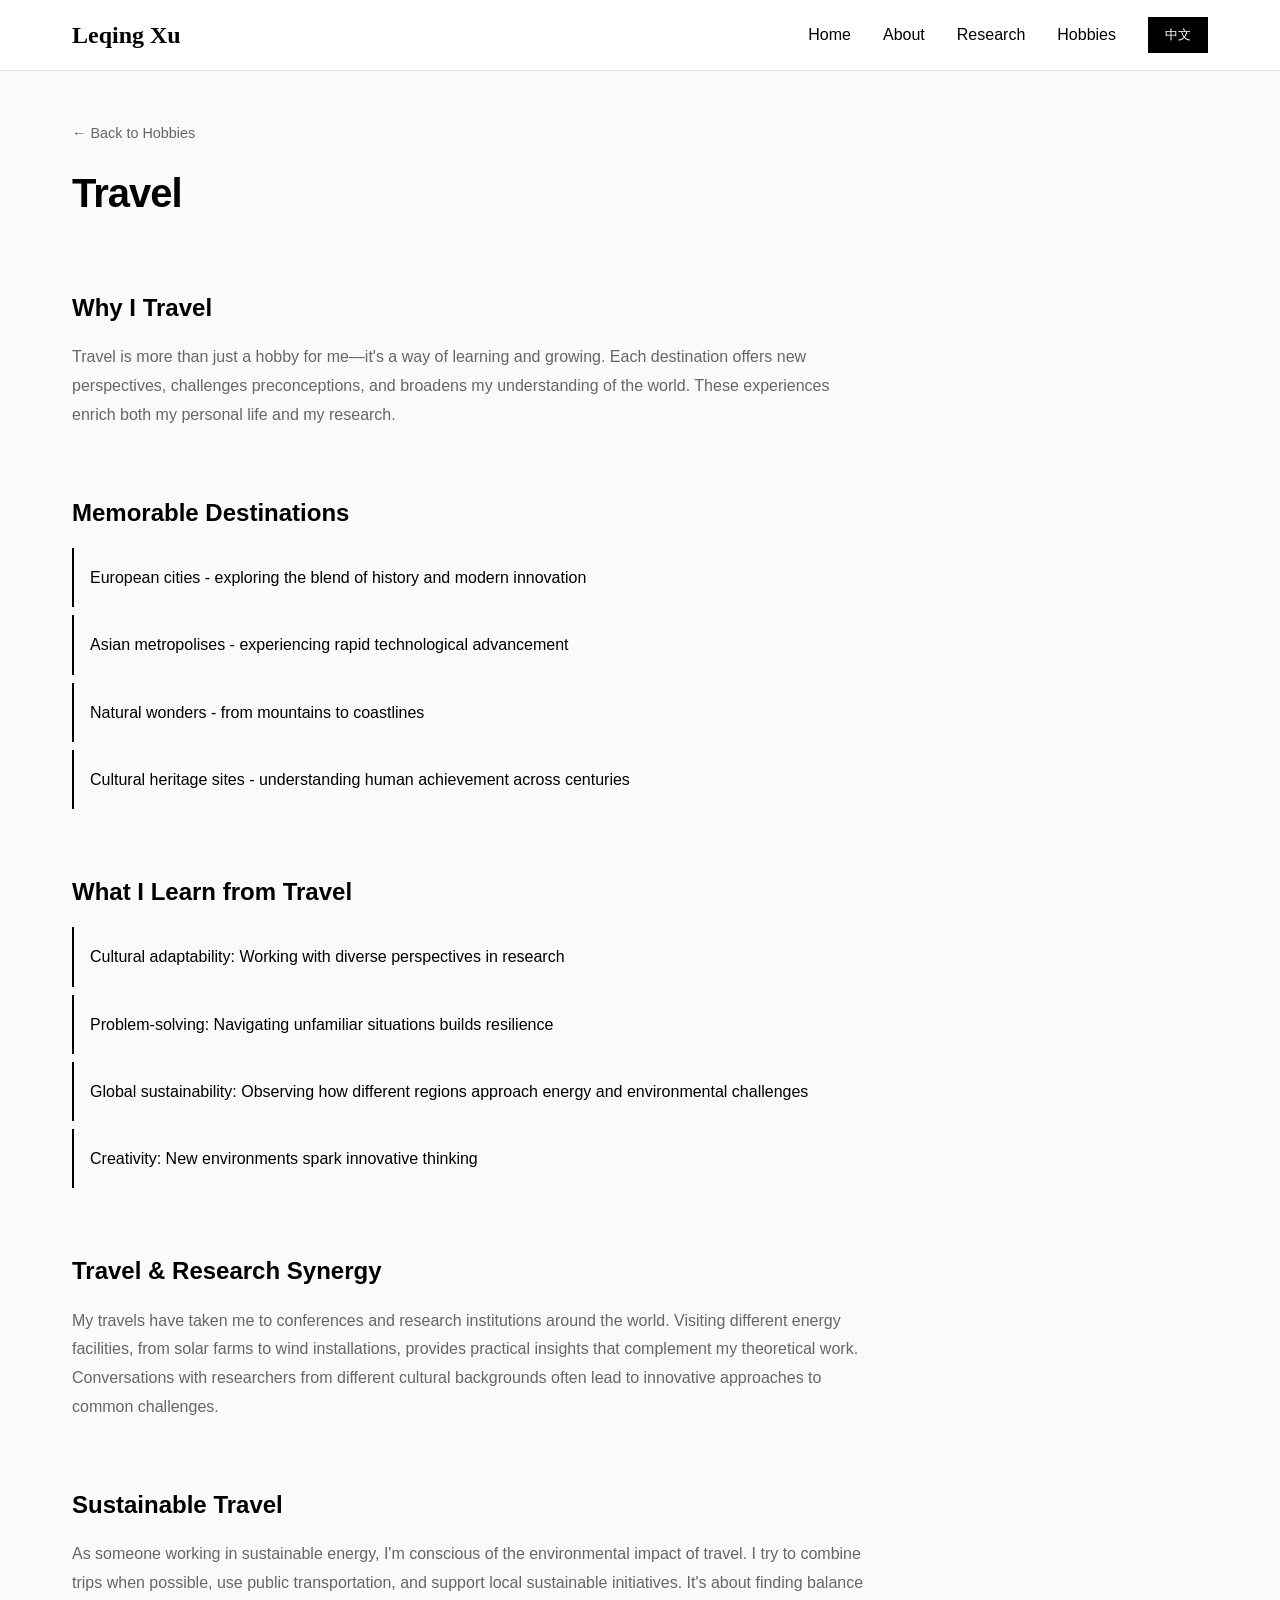
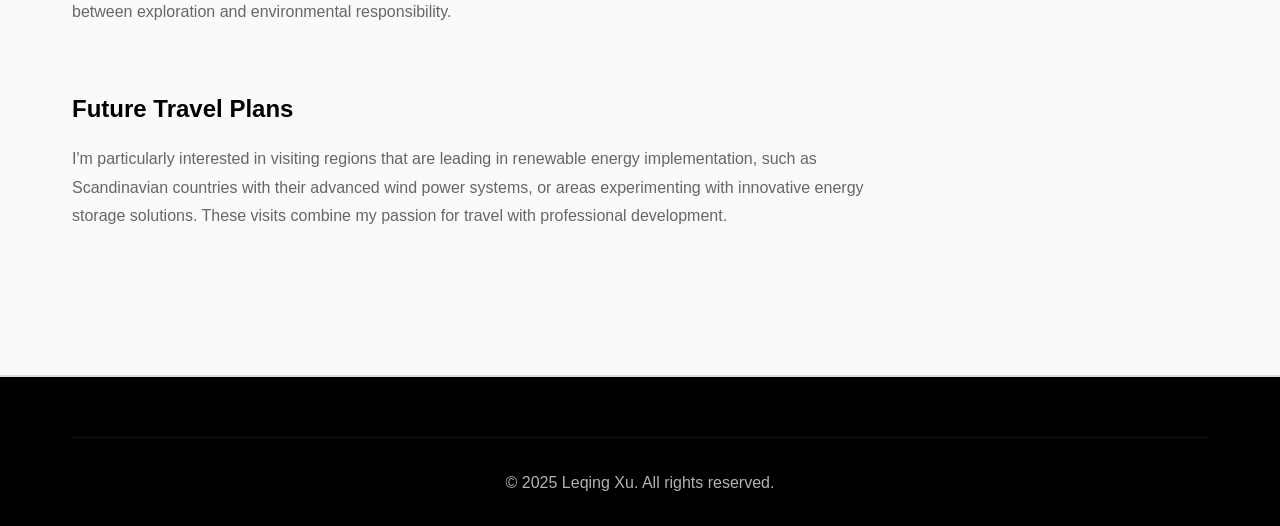
<file: travel.html>
<!DOCTYPE html>
<html lang="en">
<head>
    <meta charset="UTF-8">
    <meta name="viewport" content="width=device-width, initial-scale=1.0">
    <title>Travel - Leqing Xu</title>
    <link rel="stylesheet" href="css/style.css">
    <link rel="stylesheet" href="https://cdnjs.cloudflare.com/ajax/libs/font-awesome/6.4.0/css/all.min.css">
</head>
<body>
    <!-- Navigation -->
    <nav class="navbar" id="navbar">
        <div class="container">
            <div class="nav-brand">
                <h2><a href="index.html" style="text-decoration: none; color: inherit;">Leqing Xu</a></h2>
            </div>
            <button class="nav-toggle" id="navToggle">
                <span></span>
                <span></span>
                <span></span>
            </button>
            <ul class="nav-menu" id="navMenu">
                <li><a href="index.html" class="nav-link" data-en="Home" data-zh="首页">Home</a></li>
                <li><a href="index.html#about" class="nav-link" data-en="About" data-zh="关于我">About</a></li>
                <li><a href="index.html#research" class="nav-link" data-en="Research" data-zh="研究">Research</a></li>
                <li><a href="index.html#hobbies" class="nav-link" data-en="Hobbies" data-zh="爱好">Hobbies</a></li>
                <li class="lang-switch">
                    <button id="langToggle" class="lang-btn">
                        <span class="lang-text">中文</span>
                    </button>
                </li>
            </ul>
        </div>
    </nav>

    <!-- Travel Content -->
    <section class="section detail-page" style="padding-top: 120px;">
        <div class="container">
            <div class="detail-header">
                <a href="index.html#hobbies" class="back-link" data-en="← Back to Hobbies" data-zh="← 返回爱好">← Back to Hobbies</a>
                <h1 class="detail-title" data-en="Travel" data-zh="旅游">Travel</h1>
            </div>

            <div class="detail-content">
                <div class="detail-section">
                    <h2 data-en="Why I Travel" data-zh="为什么旅行">Why I Travel</h2>
                    <p data-en="Travel is more than just a hobby for me—it's a way of learning and growing. Each destination offers new perspectives, challenges preconceptions, and broadens my understanding of the world. These experiences enrich both my personal life and my research." data-zh="对我来说，旅行不仅仅是一种爱好——它是学习和成长的方式。每个目的地都提供新的视角，挑战先入之见，拓宽我对世界的理解。这些经历丰富了我的个人生活和研究。">Travel is more than just a hobby for me—it's a way of learning and growing. Each destination offers new perspectives, challenges preconceptions, and broadens my understanding of the world. These experiences enrich both my personal life and my research.</p>
                </div>

                <div class="detail-section">
                    <h2 data-en="Memorable Destinations" data-zh="难忘的目的地">Memorable Destinations</h2>
                    <ul class="detail-list">
                        <li data-en="European cities - exploring the blend of history and modern innovation" data-zh="欧洲城市 - 探索历史与现代创新的融合">European cities - exploring the blend of history and modern innovation</li>
                        <li data-en="Asian metropolises - experiencing rapid technological advancement" data-zh="亚洲大都市 - 体验快速的技术进步">Asian metropolises - experiencing rapid technological advancement</li>
                        <li data-en="Natural wonders - from mountains to coastlines" data-zh="自然奇观 - 从山脉到海岸线">Natural wonders - from mountains to coastlines</li>
                        <li data-en="Cultural heritage sites - understanding human achievement across centuries" data-zh="文化遗产地 - 了解几个世纪以来人类的成就">Cultural heritage sites - understanding human achievement across centuries</li>
                    </ul>
                </div>

                <div class="detail-section">
                    <h2 data-en="What I Learn from Travel" data-zh="从旅行中学到什么">What I Learn from Travel</h2>
                    <ul class="detail-list">
                        <li data-en="Cultural adaptability: Working with diverse perspectives in research" data-zh="文化适应性：在研究中处理不同的观点">Cultural adaptability: Working with diverse perspectives in research</li>
                        <li data-en="Problem-solving: Navigating unfamiliar situations builds resilience" data-zh="解决问题：在陌生情况下导航培养韧性">Problem-solving: Navigating unfamiliar situations builds resilience</li>
                        <li data-en="Global sustainability: Observing how different regions approach energy and environmental challenges" data-zh="全球可持续性：观察不同地区如何应对能源和环境挑战">Global sustainability: Observing how different regions approach energy and environmental challenges</li>
                        <li data-en="Creativity: New environments spark innovative thinking" data-zh="创造力：新环境激发创新思维">Creativity: New environments spark innovative thinking</li>
                    </ul>
                </div>

                <div class="detail-section">
                    <h2 data-en="Travel & Research Synergy" data-zh="旅行与研究的协同">Travel & Research Synergy</h2>
                    <p data-en="My travels have taken me to conferences and research institutions around the world. Visiting different energy facilities, from solar farms to wind installations, provides practical insights that complement my theoretical work. Conversations with researchers from different cultural backgrounds often lead to innovative approaches to common challenges." data-zh="我的旅行带我去了世界各地的会议和研究机构。参观不同的能源设施，从太阳能农场到风力装置，提供了补充我理论工作的实践见解。与来自不同文化背景的研究人员的对话往往会导致应对共同挑战的创新方法。">My travels have taken me to conferences and research institutions around the world. Visiting different energy facilities, from solar farms to wind installations, provides practical insights that complement my theoretical work. Conversations with researchers from different cultural backgrounds often lead to innovative approaches to common challenges.</p>
                </div>

                <div class="detail-section">
                    <h2 data-en="Sustainable Travel" data-zh="可持续旅行">Sustainable Travel</h2>
                    <p data-en="As someone working in sustainable energy, I'm conscious of the environmental impact of travel. I try to combine trips when possible, use public transportation, and support local sustainable initiatives. It's about finding balance between exploration and environmental responsibility." data-zh="作为从事可持续能源工作的人，我意识到旅行对环境的影响。我尽量在可能的情况下合并旅行，使用公共交通，并支持当地的可持续倡议。这是在探索和环境责任之间寻找平衡。">As someone working in sustainable energy, I'm conscious of the environmental impact of travel. I try to combine trips when possible, use public transportation, and support local sustainable initiatives. It's about finding balance between exploration and environmental responsibility.</p>
                </div>

                <div class="detail-section">
                    <h2 data-en="Future Travel Plans" data-zh="未来旅行计划">Future Travel Plans</h2>
                    <p data-en="I'm particularly interested in visiting regions that are leading in renewable energy implementation, such as Scandinavian countries with their advanced wind power systems, or areas experimenting with innovative energy storage solutions. These visits combine my passion for travel with professional development." data-zh="我特别感兴趣访问在可再生能源实施方面领先的地区，例如拥有先进风力发电系统的斯堪的纳维亚国家，或实验创新储能解决方案的地区。这些访问将我对旅行的热情与专业发展结合起来。">I'm particularly interested in visiting regions that are leading in renewable energy implementation, such as Scandinavian countries with their advanced wind power systems, or areas experimenting with innovative energy storage solutions. These visits combine my passion for travel with professional development.</p>
                </div>
            </div>
        </div>
    </section>

    <footer class="footer">
        <div class="container">
            <div class="footer-bottom">
                <p>&copy; 2025 Leqing Xu. <span data-en="All rights reserved." data-zh="版权所有。">All rights reserved.</span></p>
            </div>
        </div>
    </footer>

    <script src="js/script.js"></script>
</body>
</html>
</file>
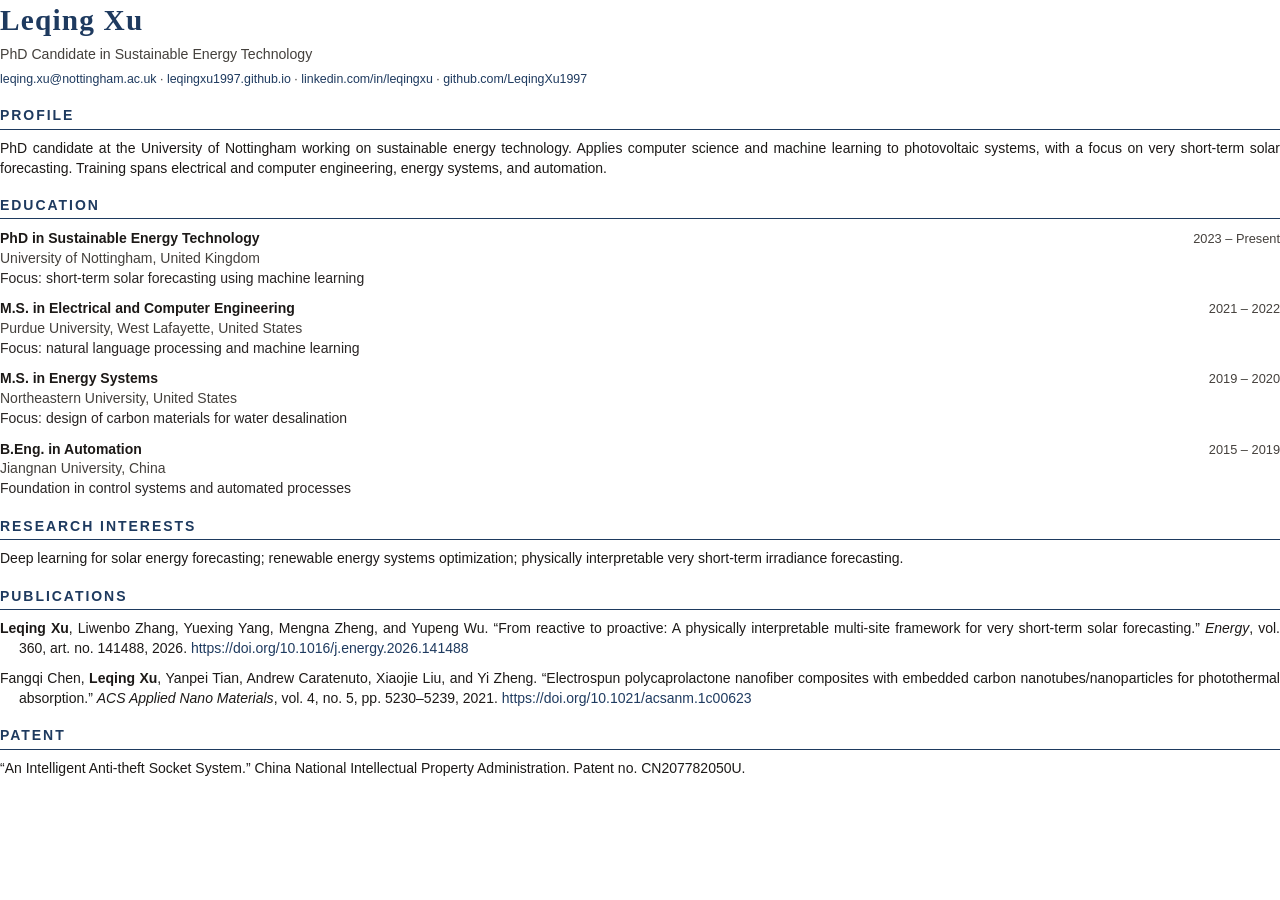
<file: cv/cv.html>
<!DOCTYPE html>
<html lang="en">
<head>
  <meta charset="UTF-8">
  <title>Leqing Xu — Curriculum Vitae</title>
  <style>
    @page {
      size: A4;
      margin: 13mm 15mm 12mm 15mm;
    }

    * { box-sizing: border-box; }

    html, body {
      margin: 0;
      padding: 0;
    }

    body {
      font-family: Inter, "Noto Sans", sans-serif;
      color: #1c1917;
      font-size: 10.5pt;
      line-height: 1.42;
      -webkit-print-color-adjust: exact;
      print-color-adjust: exact;
    }

    header {
      margin-bottom: 8pt;
    }

    h1 {
      font-family: "Noto Serif", "Times New Roman", serif;
      font-size: 22pt;
      font-weight: 650;
      letter-spacing: 0.04em;
      margin: 0 0 2pt;
      color: #1e3a5f;
    }

    .subtitle {
      margin: 0;
      font-size: 10.6pt;
      color: #44403c;
    }

    .contact {
      margin: 5pt 0 0;
      font-size: 9.3pt;
      color: #44403c;
    }

    .contact a {
      color: #1e3a5f;
      text-decoration: none;
    }

    h2 {
      font-size: 10.5pt;
      font-weight: 700;
      letter-spacing: 0.14em;
      text-transform: uppercase;
      color: #1e3a5f;
      border-bottom: 1.25pt solid #1e3a5f;
      margin: 13pt 0 7pt;
      padding-bottom: 2pt;
    }

    p { margin: 0; }

    .profile {
      text-align: justify;
      hyphens: auto;
    }

    .item {
      margin: 0 0 8pt;
    }

    .item:last-child { margin-bottom: 0; }

    .row {
      display: flex;
      justify-content: space-between;
      align-items: baseline;
      gap: 16px;
    }

    .title {
      font-weight: 650;
    }

    .when {
      white-space: nowrap;
      color: #44403c;
      font-size: 9.6pt;
    }

    .org {
      color: #44403c;
    }

    .detail {
      color: #292524;
    }

    .interests {
      margin: 0;
    }

    .pub {
      margin: 0 0 7.5pt;
      padding-left: 1.35em;
      text-indent: -1.35em;
      text-align: justify;
      hyphens: auto;
    }

    .pub:last-child { margin-bottom: 0; }

    .pub a {
      color: #1e3a5f;
      text-decoration: none;
    }

    .me { font-weight: 700; }
  </style>
</head>
<body>
  <header>
    <h1>Leqing Xu</h1>
    <p class="subtitle">PhD Candidate in Sustainable Energy Technology</p>
    <p class="contact">
      <a href="mailto:leqing.xu@nottingham.ac.uk">leqing.xu@nottingham.ac.uk</a>
      <span> · </span>
      <a href="https://leqingxu1997.github.io/">leqingxu1997.github.io</a>
      <span> · </span>
      <a href="https://www.linkedin.com/in/leqingxu/">linkedin.com/in/leqingxu</a>
      <span> · </span>
      <a href="https://github.com/LeqingXu1997">github.com/LeqingXu1997</a>
    </p>
  </header>

  <h2>Profile</h2>
  <p class="profile">PhD candidate at the University of Nottingham working on sustainable energy technology. Applies computer science and machine learning to photovoltaic systems, with a focus on very short-term solar forecasting. Training spans electrical and computer engineering, energy systems, and automation.</p>

  <h2>Education</h2>
  <div class="item">
    <div class="row">
      <span class="title">PhD in Sustainable Energy Technology</span>
      <span class="when">2023 – Present</span>
    </div>
    <div class="org">University of Nottingham, United Kingdom</div>
    <div class="detail">Focus: short-term solar forecasting using machine learning</div>
  </div>
  <div class="item">
    <div class="row">
      <span class="title">M.S. in Electrical and Computer Engineering</span>
      <span class="when">2021 – 2022</span>
    </div>
    <div class="org">Purdue University, West Lafayette, United States</div>
    <div class="detail">Focus: natural language processing and machine learning</div>
  </div>
  <div class="item">
    <div class="row">
      <span class="title">M.S. in Energy Systems</span>
      <span class="when">2019 – 2020</span>
    </div>
    <div class="org">Northeastern University, United States</div>
    <div class="detail">Focus: design of carbon materials for water desalination</div>
  </div>
  <div class="item">
    <div class="row">
      <span class="title">B.Eng. in Automation</span>
      <span class="when">2015 – 2019</span>
    </div>
    <div class="org">Jiangnan University, China</div>
    <div class="detail">Foundation in control systems and automated processes</div>
  </div>

  <h2>Research Interests</h2>
  <p class="interests">Deep learning for solar energy forecasting; renewable energy systems optimization; physically interpretable very short-term irradiance forecasting.</p>

  <h2>Publications</h2>
  <p class="pub"><span class="me">Leqing Xu</span>, Liwenbo Zhang, Yuexing Yang, Mengna Zheng, and Yupeng Wu. “From reactive to proactive: A physically interpretable multi-site framework for very short-term solar forecasting.” <em>Energy</em>, vol. 360, art. no. 141488, 2026. <a href="https://doi.org/10.1016/j.energy.2026.141488">https://doi.org/10.1016/j.energy.2026.141488</a></p>
  <p class="pub">Fangqi Chen, <span class="me">Leqing Xu</span>, Yanpei Tian, Andrew Caratenuto, Xiaojie Liu, and Yi Zheng. “Electrospun polycaprolactone nanofiber composites with embedded carbon nanotubes/nanoparticles for photothermal absorption.” <em>ACS Applied Nano Materials</em>, vol. 4, no. 5, pp. 5230–5239, 2021. <a href="https://doi.org/10.1021/acsanm.1c00623">https://doi.org/10.1021/acsanm.1c00623</a></p>

  <h2>Patent</h2>
  <p class="pub">“An Intelligent Anti-theft Socket System.” China National Intellectual Property Administration. Patent no. CN207782050U.</p>
</body>
</html>
</file>
<file: css/style.css>
/* Reset and Base Styles */
* {
    margin: 0;
    padding: 0;
    box-sizing: border-box;
}

:root {
    /* Color Palette - Minimal Programmer Style */
    --primary-color: #000000;
    --secondary-color: #333333;
    --accent-color: #666666;
    --dark-bg: #000000;
    --darker-bg: #000000;
    --light-bg: #ffffff;
    --text-dark: #000000;
    --text-light: #666666;
    --text-white: #ffffff;
    --border-color: #dddddd;
    
    /* Typography */
    --font-primary: -apple-system, BlinkMacSystemFont, 'Segoe UI', Roboto, Oxygen, Ubuntu, Cantarell, sans-serif;
    --font-heading: 'Georgia', serif;
    
    /* Spacing */
    --spacing-xs: 0.5rem;
    --spacing-sm: 1rem;
    --spacing-md: 2rem;
    --spacing-lg: 4rem;
    --spacing-xl: 6rem;
    
    /* Transitions */
    --transition-fast: 0.2s ease;
    --transition-normal: 0.3s ease;
    --transition-slow: 0.5s ease;
}

html {
    scroll-behavior: smooth;
}

body {
    font-family: var(--font-primary);
    line-height: 1.6;
    color: var(--text-dark);
    overflow-x: hidden;
}

.container {
    max-width: 1200px;
    margin: 0 auto;
    padding: 0 var(--spacing-md);
}

/* Navigation */
.navbar {
    position: fixed;
    top: 0;
    width: 100%;
    background: #ffffff;
    border-bottom: 1px solid var(--border-color);
    z-index: 1000;
}

.navbar .container {
    display: flex;
    justify-content: space-between;
    align-items: center;
    padding: var(--spacing-sm) var(--spacing-md);
}

.nav-brand h2 {
    font-family: var(--font-heading);
    color: var(--primary-color);
    font-size: 1.5rem;
}

.nav-menu {
    display: flex;
    list-style: none;
    align-items: center;
    gap: var(--spacing-md);
}

.nav-link {
    text-decoration: none;
    color: var(--text-dark);
    font-weight: 500;
    transition: var(--transition-fast);
    position: relative;
}

.nav-link:hover {
    color: var(--primary-color);
    text-decoration: underline;
}

.nav-toggle {
    display: none;
    flex-direction: column;
    gap: 4px;
    background: none;
    border: none;
    cursor: pointer;
}

.nav-toggle span {
    width: 25px;
    height: 3px;
    background: var(--text-dark);
    transition: var(--transition-fast);
}

.lang-btn {
    background: var(--primary-color);
    color: var(--text-white);
    border: 1px solid var(--primary-color);
    padding: var(--spacing-xs) var(--spacing-sm);
    cursor: pointer;
    font-weight: 500;
}

.lang-btn:hover {
    background: var(--text-white);
    color: var(--primary-color);
}

/* Hero Section */
.hero {
    min-height: 100vh;
    display: flex;
    align-items: center;
    justify-content: center;
    background: var(--light-bg);
    color: var(--text-dark);
    text-align: left;
    position: relative;
    padding-top: 80px;
    border-bottom: 1px solid var(--border-color);
}

.hero-content {
    display: flex;
    align-items: center;
    gap: 60px;
    max-width: 900px;
    padding: var(--spacing-md);
}

.hero-left {
    flex-shrink: 0;
}

.hero-right {
    flex: 1;
}

.profile-photo {
    width: 180px;
    height: 240px;
    position: relative;
    border: 2px solid var(--primary-color);
}

.profile-photo img {
    width: 100%;
    height: 100%;
    object-fit: cover;
    display: none;
}

.profile-photo img.loaded {
    display: block;
}

.photo-placeholder {
    width: 100%;
    height: 100%;
    display: flex;
    align-items: center;
    justify-content: center;
    background: #f5f5f5;
    color: var(--text-light);
    font-size: 4rem;
}

.profile-photo img.loaded + .photo-placeholder {
    display: none;
}

.hero-title {
    font-size: 3rem;
    font-family: var(--font-primary);
    margin-bottom: var(--spacing-sm);
    font-weight: 700;
    letter-spacing: -1px;
}

.hero-subtitle {
    font-size: 1.2rem;
    margin-bottom: var(--spacing-sm);
    color: var(--text-light);
    font-weight: 400;
}

.hero-description {
    font-size: 1rem;
    margin-bottom: var(--spacing-md);
    color: var(--text-light);
    line-height: 1.6;
}

.hero-buttons {
    display: flex;
    gap: var(--spacing-sm);
}

.btn {
    padding: 10px 24px;
    text-decoration: none;
    font-weight: 500;
    display: inline-block;
    border: 1px solid var(--primary-color);
}

.btn-primary {
    background: var(--primary-color);
    color: var(--text-white);
}

.btn-primary:hover {
    background: var(--text-white);
    color: var(--primary-color);
}

.btn-secondary {
    background: transparent;
    color: var(--primary-color);
    border: 1px solid var(--primary-color);
}

.btn-secondary:hover {
    background: var(--primary-color);
    color: var(--text-white);
}

.scroll-indicator {
    display: none;
}

/* Section Styles */
.section {
    padding: 80px 0;
    border-bottom: 1px solid var(--border-color);
}

.section:nth-child(even) {
    background: #fafafa;
}

.section-title {
    font-size: 2rem;
    font-family: var(--font-primary);
    text-align: left;
    margin-bottom: var(--spacing-md);
    color: var(--text-dark);
    font-weight: 700;
    letter-spacing: -0.5px;
}

.section-subtitle {
    text-align: left;
    color: var(--text-light);
    font-size: 1rem;
    margin-bottom: var(--spacing-md);
}

.section-header {
    display: flex;
    justify-content: space-between;
    align-items: center;
    margin-bottom: var(--spacing-md);
    flex-wrap: wrap;
    gap: var(--spacing-sm);
}

.view-all-link {
    color: var(--primary-color);
    text-decoration: none;
    font-weight: 500;
    border-bottom: 1px solid var(--primary-color);
    white-space: nowrap;
}

.view-all-link:hover {
    border-bottom: 2px solid var(--primary-color);
}

/* About Section */
.about-content {
    max-width: 900px;
    margin: 0 auto;
}

.about-text .intro {
    font-size: 1.2rem;
    line-height: 1.8;
    margin-bottom: var(--spacing-md);
    color: var(--text-light);
}

.education, .research-interests {
    margin-top: var(--spacing-lg);
}

.education h3, .research-interests h3 {
    font-size: 1.8rem;
    margin-bottom: var(--spacing-md);
    color: var(--primary-color);
}

.edu-item {
    margin-bottom: var(--spacing-md);
    padding-left: var(--spacing-sm);
    border-left: 2px solid var(--primary-color);
}

.edu-header {
    display: flex;
    justify-content: space-between;
    align-items: baseline;
    flex-wrap: wrap;
    gap: var(--spacing-xs);
    margin-bottom: var(--spacing-xs);
}

.edu-date {
    color: var(--text-light);
    font-size: 0.9rem;
    font-weight: 500;
    white-space: nowrap;
}

.edu-school {
    color: var(--text-light);
    font-style: italic;
    margin-bottom: var(--spacing-xs);
}

.edu-item h4 {
    font-size: 1.3rem;
    margin-bottom: var(--spacing-xs);
    color: var(--text-dark);
}

.edu-detail {
    color: var(--text-light);
}

.edu-detail + .edu-detail {
    margin-top: 0.15rem;
}

.research-interests ul {
    list-style: none;
    display: grid;
    grid-template-columns: repeat(auto-fit, minmax(250px, 1fr));
    gap: var(--spacing-sm);
}

.research-interests li {
    padding: var(--spacing-sm);
    background: var(--text-white);
    border: 1px solid var(--border-color);
}

.research-interests li:hover {
    background: #fafafa;
}

/* Research Section */
.publications {
    display: grid;
    gap: var(--spacing-md);
    max-width: 900px;
    margin: 0 auto;
}

.pub-item {
    background: var(--text-white);
    padding: var(--spacing-md);
    border: 1px solid var(--border-color);
    margin-bottom: var(--spacing-sm);
}

.pub-item:hover {
    background: #fafafa;
}

.pub-title {
    font-size: 1.4rem;
    color: var(--primary-color);
    margin-bottom: var(--spacing-xs);
}

.pub-authors, .pub-journal {
    color: var(--text-light);
    font-size: 0.95rem;
    margin-bottom: var(--spacing-xs);
}

.pub-abstract {
    margin: var(--spacing-sm) 0;
    line-height: 1.7;
}

.pub-link {
    color: var(--primary-color);
    text-decoration: none;
    font-weight: 500;
    border-bottom: 1px solid var(--primary-color);
}

.pub-link:hover {
    border-bottom: 2px solid var(--primary-color);
}

/* Hobbies Section */
.hobbies-grid {
    display: grid;
    grid-template-columns: repeat(auto-fit, minmax(280px, 1fr));
    gap: var(--spacing-md);
    margin-top: var(--spacing-lg);
}

.hobby-card {
    background: var(--text-white);
    padding: var(--spacing-md);
    text-align: left;
    border: 1px solid var(--border-color);
}

.hobby-card:hover {
    background: #fafafa;
}

.hobby-icon {
    font-size: 2rem;
    color: var(--primary-color);
    margin-bottom: var(--spacing-sm);
}

.hobby-card h3 {
    font-size: 1.5rem;
    margin-bottom: var(--spacing-sm);
    color: var(--text-dark);
}

.hobby-card p {
    color: var(--text-light);
    line-height: 1.7;
    margin-bottom: var(--spacing-sm);
}

.hobby-link {
    display: inline-block;
    color: var(--primary-color);
    text-decoration: none;
    font-weight: 500;
    border-bottom: 1px solid var(--primary-color);
}

.hobby-link:hover {
    border-bottom: 2px solid var(--primary-color);
}

/* Reading Section */
.books-grid {
    display: grid;
    grid-template-columns: repeat(auto-fit, minmax(280px, 1fr));
    gap: var(--spacing-md);
    margin-top: var(--spacing-lg);
}

.book-card {
    background: var(--text-white);
    padding: var(--spacing-md);
    border-left: 3px solid var(--primary-color);
    border-top: 1px solid var(--border-color);
    border-right: 1px solid var(--border-color);
    border-bottom: 1px solid var(--border-color);
}

.book-card:hover {
    background: #fafafa;
}

.book-title {
    font-size: 1.2rem;
    color: var(--text-dark);
    margin-bottom: var(--spacing-xs);
}

.book-author {
    color: var(--text-light);
    font-style: italic;
    margin-bottom: var(--spacing-sm);
}

.book-description {
    color: var(--text-light);
    line-height: 1.7;
}

/* Blog Section */
.blog-posts {
    display: grid;
    gap: var(--spacing-md);
    max-width: 900px;
    margin: 0 auto;
}

.blog-post {
    background: var(--text-white);
    padding: var(--spacing-md);
    border: 1px solid var(--border-color);
    margin-bottom: var(--spacing-sm);
}

.blog-post:hover {
    background: #fafafa;
}

.post-date {
    color: var(--text-light);
    font-weight: 400;
    font-size: 0.85rem;
    margin-bottom: var(--spacing-xs);
    text-transform: uppercase;
    letter-spacing: 0.5px;
}

.post-title {
    font-size: 1.5rem;
    color: var(--text-dark);
    margin-bottom: var(--spacing-sm);
}

.post-excerpt {
    color: var(--text-light);
    line-height: 1.7;
    margin-bottom: var(--spacing-sm);
}

.post-link {
    color: var(--primary-color);
    text-decoration: none;
    font-weight: 500;
    border-bottom: 1px solid var(--primary-color);
}

.post-link:hover {
    border-bottom: 2px solid var(--primary-color);
}

/* Footer */
.footer {
    background: var(--dark-bg);
    color: var(--text-white);
    padding: 60px 0 30px;
    border-top: 1px solid var(--border-color);
}

.footer-content {
    display: grid;
    grid-template-columns: repeat(auto-fit, minmax(250px, 1fr));
    gap: var(--spacing-md);
    margin-bottom: var(--spacing-md);
}

.footer-section h3 {
    margin-bottom: var(--spacing-sm);
    color: var(--text-white);
    font-weight: 600;
}

.footer-section p {
    opacity: 0.8;
    margin-bottom: var(--spacing-xs);
}

.social-links {
    display: flex;
    gap: var(--spacing-sm);
    margin-top: var(--spacing-sm);
}

.social-links a {
    color: var(--text-white);
    font-size: 1.5rem;
    transition: var(--transition-fast);
}

.social-links a:hover {
    color: var(--text-light);
}

.wechat-link {
    cursor: pointer;
}

.footer-bottom {
    text-align: center;
    padding-top: var(--spacing-md);
    border-top: 1px solid rgba(255, 255, 255, 0.1);
    opacity: 0.7;
}

/* Animations - Minimal */
/* No fancy animations for programmer style */

/* Responsive Design */
@media (max-width: 768px) {
    .hero-content {
        flex-direction: column;
        gap: 30px;
        text-align: center;
    }
    
    .hero-right {
        text-align: center;
    }
    
    .hero-buttons {
        justify-content: center;
    }
    
    .profile-photo {
        width: 135px;
        height: 180px;
    }
    
    .section-header {
        flex-direction: column;
        align-items: flex-start;
    }
    
    .nav-toggle {
        display: flex;
    }
    
    .nav-menu {
        position: fixed;
        top: 70px;
        left: -100%;
        width: 100%;
        height: calc(100vh - 70px);
        background: rgba(255, 255, 255, 0.98);
        flex-direction: column;
        align-items: center;
        justify-content: flex-start;
        padding-top: var(--spacing-lg);
        transition: var(--transition-normal);
    }
    
    .nav-menu.active {
        left: 0;
    }
    
    .hero-title {
        font-size: 2.5rem;
    }
    
    .hero-subtitle {
        font-size: 1.2rem;
    }
    
    .hero-buttons {
        flex-direction: column;
    }
    
    .section-title {
        font-size: 2rem;
    }
    
    .hobbies-grid,
    .books-grid {
        grid-template-columns: 1fr;
    }
}

@media (max-width: 480px) {
    .hero-title {
        font-size: 2rem;
    }
    
    .profile-photo {
        width: 108px;
        height: 144px;
    }
    
    .edu-header {
        flex-direction: column;
        align-items: flex-start;
    }
    
    .container {
        padding: 0 var(--spacing-sm);
    }
}

/* Detail Pages Styles */
.detail-page {
    min-height: 80vh;
}

.detail-header {
    margin-bottom: var(--spacing-lg);
}

.back-link {
    display: inline-block;
    color: var(--text-light);
    text-decoration: none;
    margin-bottom: var(--spacing-sm);
    font-size: 0.9rem;
}

.back-link:hover {
    color: var(--primary-color);
    text-decoration: underline;
}

.detail-title {
    font-size: 2.5rem;
    font-weight: 700;
    margin-bottom: var(--spacing-xs);
    letter-spacing: -1px;
}

.detail-subtitle {
    color: var(--text-light);
    font-size: 1.1rem;
    margin-top: var(--spacing-sm);
}

.detail-content {
    max-width: 800px;
}

.detail-section {
    margin-bottom: var(--spacing-lg);
}

.detail-section h2 {
    font-size: 1.5rem;
    margin-bottom: var(--spacing-sm);
    font-weight: 600;
}

.detail-section p {
    line-height: 1.8;
    color: var(--text-light);
    margin-bottom: var(--spacing-sm);
}

.detail-list {
    list-style: none;
    padding-left: 0;
}

.detail-list li {
    padding: var(--spacing-sm);
    margin-bottom: var(--spacing-xs);
    border-left: 2px solid var(--primary-color);
    padding-left: var(--spacing-sm);
    line-height: 1.7;
}

/* Books Page Styles */
.book-category {
    margin-bottom: var(--spacing-xl);
}

.category-title {
    font-size: 1.8rem;
    font-weight: 700;
    margin-bottom: var(--spacing-md);
    padding-bottom: var(--spacing-xs);
    border-bottom: 2px solid var(--primary-color);
}

.book-item {
    padding: var(--spacing-md);
    margin-bottom: var(--spacing-md);
    border: 1px solid var(--border-color);
    border-left: 3px solid var(--primary-color);
}

.book-item:hover {
    background: #fafafa;
}

.book-item .book-title {
    font-size: 1.2rem;
    font-weight: 600;
    margin-bottom: var(--spacing-xs);
}

.book-item .book-author {
    color: var(--text-light);
    font-style: italic;
    margin-bottom: var(--spacing-sm);
    font-size: 0.95rem;
}

.book-item .book-description {
    line-height: 1.7;
    color: var(--text-light);
}

/* WeChat QR Code Modal */
.modal {
    display: none;
    position: fixed;
    z-index: 2000;
    left: 0;
    top: 0;
    width: 100%;
    height: 100%;
    background-color: rgba(0, 0, 0, 0.7);
}

.modal.active {
    display: flex;
    align-items: center;
    justify-content: center;
}

.modal-content {
    background-color: var(--text-white);
    padding: var(--spacing-lg);
    border: 2px solid var(--primary-color);
    max-width: 400px;
    width: 90%;
    position: relative;
    text-align: center;
}

.modal-close {
    position: absolute;
    right: 15px;
    top: 10px;
    font-size: 2rem;
    font-weight: bold;
    color: var(--text-light);
    cursor: pointer;
    line-height: 1;
}

.modal-close:hover {
    color: var(--primary-color);
}

.modal-content h3 {
    margin-bottom: var(--spacing-md);
    font-size: 1.5rem;
    font-weight: 600;
}

.qr-code-container {
    position: relative;
    width: 250px;
    height: 250px;
    margin: 0 auto var(--spacing-md);
    border: 1px solid var(--border-color);
    display: flex;
    align-items: center;
    justify-content: center;
    background: #fafafa;
}

.qr-code-container img {
    width: 100%;
    height: 100%;
    object-fit: contain;
    display: none;
}

.qr-code-container img.loaded {
    display: block;
}

.qr-placeholder {
    display: flex;
    flex-direction: column;
    align-items: center;
    justify-content: center;
    color: var(--text-light);
}

.qr-code-container img.loaded + .qr-placeholder {
    display: none;
}

.qr-placeholder i {
    font-size: 4rem;
    margin-bottom: var(--spacing-sm);
}

.qr-placeholder p {
    margin: 5px 0;
    font-size: 0.9rem;
}

.qr-note {
    font-size: 0.75rem !important;
    color: var(--text-light);
}

.wechat-id {
    color: var(--text-light);
    font-weight: 500;
    margin-top: var(--spacing-sm);
}
</file>
